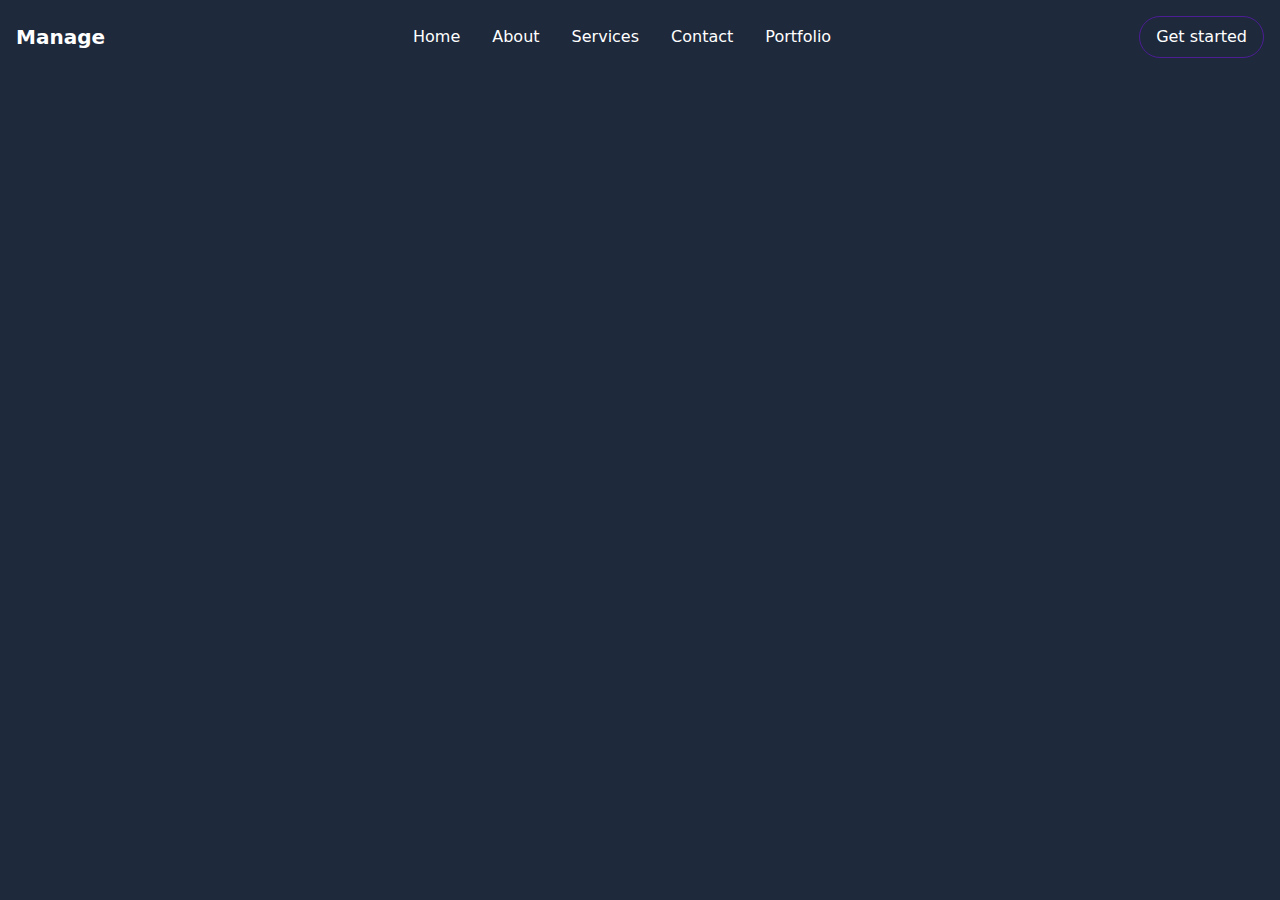
<file: index.html>
<!DOCTYPE html>
<html lang="en">
<head>
  <meta charset="UTF-8">
  <meta name="viewport" content="width=device-width, initial-scale=1.0">
  <title>Animated Hamburger Menu</title>
  <link rel="stylesheet" href="styles/style.css">
  
</head>
<body class="bg-gray-100 md:bg-slate-800">
  <nav class="p-4 bg-white shadow-md md:bg-transparent md:shadow-none">
    <div class="container flex items-center justify-between mx-auto">
      <div class="text-xl font-bold text-white">Manage</div>
      <div class="flex items-center justify-center gap-8 text-white text-md font-poppins">
        <h1>Home </h1>
        <h1>About </h1>
        <h1>Services </h1>
        <h1>Contact </h1>
        <h1>Portfolio</h1>
      </div>
      <a href="#" class="px-4 py-2 font-medium text-white border rounded-full font-poppins text-md border-violet-900">Get started</a>
      <div class="md:hidden">
        <div id="hamburger" class="space-y-2 cursor-pointer hamburger">
          <div class="rounded-lg bar1"></div>
          <div class="rounded-lg bar2"></div>
   
          
        </div>
      </div>
      <ul id="menu" class="fixed inset-0 flex flex-col items-center justify-center space-y-6 bg-violet-950 -z-50 menu">
        <li><a href="#" class="text-3xl font-semibold text-white md:text-black hover:text-gray-800">Home</a></li>
        <li><a href="#" class="text-3xl font-semibold text-white hover:text-gray-800">About</a></li>
        <li><a href="#" class="text-3xl font-semibold text-white hover:text-gray-800">Services</a></li>
        <li><a href="#" class="text-3xl font-semibold text-white hover:text-gray-800">Contact</a></li>
        
      </ul>
    </div>
  </nav>
  
  <script>
    document.getElementById('hamburger').addEventListener('click', function() {
      const menu = document.getElementById('menu');
      menu.classList.toggle('active');
      this.classList.toggle('active');
    });
  </script>
</body>
</html>
</file>
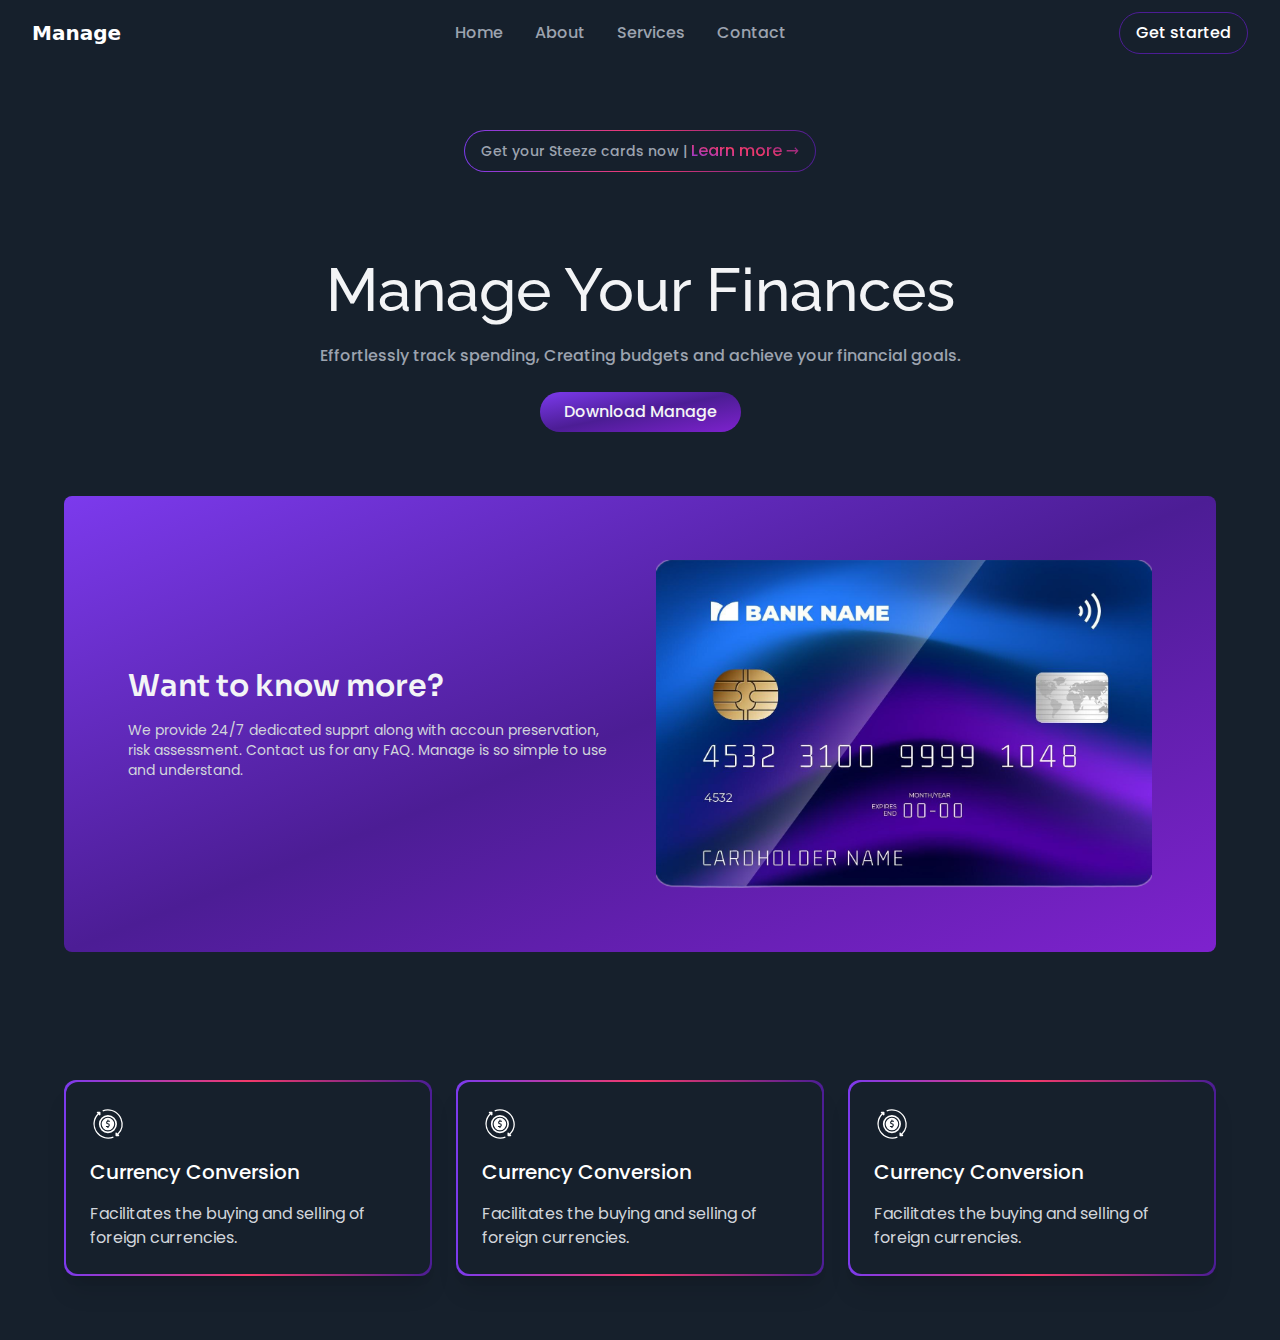
<file: public/index.html>
<!DOCTYPE html>
<html lang="en">
<head>
  <meta charset="UTF-8">
  <meta name="viewport" content="width=device-width, initial-scale=1.0">
  <title>Animated Hamburger Menu</title>
  <link rel="stylesheet" href="styles/style.css">
  <link rel="preconnect" href="https://fonts.googleapis.com">
    <link rel="preconnect" href="https://fonts.gstatic.com" crossorigin>
    <link href="https://fonts.googleapis.com/css2?family=Bebas+Neue&display=swap" rel="stylesheet">
    <link rel="preconnect" href="https://fonts.googleapis.com">
    <link rel="preconnect" href="https://fonts.gstatic.com" crossorigin>
    <link href="https://fonts.googleapis.com/css2?family=Archivo+Black&family=Exo+2:ital,wght@0,100..900;1,100..900&family=Montserrat+Alternates:ital,wght@0,100;0,200;0,300;0,400;0,500;0,600;0,700;0,800;0,900;1,100;1,200;1,300;1,400;1,500;1,600;1,700;1,800;1,900&family=Montserrat:ital,wght@0,100..900;1,100..900&family=Orbitron:wght@400..900&family=Oswald:wght@200..700&family=Poppins:ital,wght@0,100;0,200;0,300;0,400;0,500;0,600;0,700;0,800;0,900;1,100;1,200;1,300;1,400;1,500;1,600;1,700;1,800;1,900&family=Raleway:ital,wght@0,100..900;1,100..900&family=Roboto+Condensed:ital,wght@0,100..900;1,100..900&family=Russo+One&family=Sora:wght@100..800&family=Titillium+Web:ital,wght@0,200;0,300;0,400;0,600;0,700;0,900;1,200;1,300;1,400;1,600;1,700&family=Ubuntu+Condensed&display=swap" rel="stylesheet">
    <link rel="preconnect" href="https://fonts.googleapis.com">
   <link rel="preconnect" href="https://fonts.gstatic.com" crossorigin>
   <link href="https://fonts.googleapis.com/css2?family=Playfair+Display:ital,wght@0,400..900;1,400..900&display=swap" rel="stylesheet">
  
</head>
<body class="bg-twitter">
  <nav class="flex items-center justify-center px-8 py-3 bg-transparent md:bg-transparent">
    <div class="container flex items-center justify-between mx-auto -z-10">
      <div class="text-xl font-bold text-white">Manage</div>
      <div class="items-center justify-center hidden gap-8 text-white md:flex text-md font-poppins">
        <a href="#" class="font-medium text-gray-400 focus:text-gray-100 hover:text-gray-100 font-poppins">Home </a>
        <a href="#" class="font-medium text-gray-400 focus:text-gray-100 hover:text-gray-100 font-poppins">About </a>
        <a href="#" class="font-medium text-gray-400 focus:text-gray-100 hover:text-gray-100 font-poppins">Services </a>
        <a href="#" class="font-medium text-gray-400 focus:text-gray-100 hover:text-gray-100 font-poppins">Contact </a>
  
      </div>
      <a href="#" class="hidden px-4 py-2 font-medium text-white border rounded-full md:flex border-violet-900 font-poppins text-md hover:bg-gradient-to-br from-violet-600 via-violet-900 to-purple-700">Get started</a>
      <div class="md:hidden">
        <div id="hamburger" class="space-y-2 cursor-pointer hamburger">
          <div class="rounded-lg bar1"></div>
          <div class="rounded-lg bar2"></div>
   
          
        </div>
      </div>
      <ul id="menu" class="fixed inset-0 flex flex-col items-center justify-center space-y-6 bg-violet-950 menu">
        <li><a href="#" class="text-3xl font-semibold text-white md:text-black hover:text-gray-800">Home</a></li>
        <li><a href="#" class="text-3xl font-semibold text-white hover:text-gray-800">About</a></li>
        <li><a href="#" class="text-3xl font-semibold text-white hover:text-gray-800">Services</a></li>
        <li><a href="#" class="text-3xl font-semibold text-white hover:text-gray-800">Contact</a></li>
        
      </ul>
    </div>
  </nav>

        <section class="container flex-col items-center justify-center hidden gap-6 px-6 pt-16 mx-auto md:flex md:px-0">
                    <div class="flex items-center justify-center p-[1px] text-transparent rounded-full bg-gradient-to-r from-violet-600 via-rose to-violet-900 text-md font-poppins">
                      <div class="flex items-center justify-center gap-1 px-4 py-2 text-gray-400 rounded-full bg-twitter text-md">
                        <h1 class="text-sm font-medium font-poppins md:text-md ">Get your Steeze cards now |</h1>
                        <h1 class="font-medium text-transparent font-poppins bg-gradient-to-tr from-violet-600 via-rose to-violet-900 bg-clip-text"> Learn more 	&rarr;</h1>
                      </div>
                      

                    </div>

                    <div class="flex flex-col items-center justify-center gap-6 pt-16">
                          <h1 class="text-2xl font-medium text-gray-100 md:text-6xl font-raleway">Manage Your Finances </h1>
                          <p class="font-medium text-gray-400 text-md font-poppins">Effortlessly track spending, Creating budgets and achieve your financial goals.</p>
                          <a href="#" class="px-6 py-2 font-medium text-gray-100 rounded-full bg-gradient-to-br from-violet-600 via-violet-900 to-purple-700 font-poppins">Download Manage</a>
                    </div>
        </section>
        <section class="container flex flex-col items-center justify-center gap-6 p-6 mx-auto md:hidden md:px-0">
                    <div class="flex items-center justify-center p-[1px] text-transparent rounded-full bg-gradient-to-r from-violet-600 via-rose to-violet-900 text-md font-poppins">
                      <div class="flex items-center justify-center gap-1 px-4 py-2 text-gray-400 rounded-full bg-twitter text-md">
                        <h1 class="text-sm font-medium font-poppins md:text-md ">Get your cards now |</h1>
                        <h1 class="font-medium text-transparent font-poppins bg-gradient-to-tr from-violet-600 via-rose to-violet-900 bg-clip-text"> Learn more 	&rarr;</h1>
                      </div>
                      

                    </div>

                    <div class="flex flex-col items-center justify-center gap-6 p-6">
                          <h1 class="text-3xl font-medium text-center text-gray-100 md:text-6xl font-raleway">Manage Your Finances </h1>
                          <p class="font-medium text-center text-gray-400 text-md font-poppins">Effortlessly track spending, Creating budgets and achieve your financial goals.</p>
                          <a href="#" class="px-6 py-2 font-medium text-gray-100 rounded-full bg-gradient-to-br from-violet-600 via-violet-900 to-purple-700 font-poppins">Download Manage</a>
                    </div>
        </section>
        


        <section class="container grid p-6 mx-auto md:p-16 place-items-center ">
          <div class="grid w-full gap-8 p-10 rounded-lg md:p-16 md:grid-cols-2 place-items-center bg-opacity-40 bg-gradient-to-br from-violet-600 via-violet-900 to-purple-700">

                <div class="grid justify-start gap-4">
                      <h1 class="font-semibold text-gray-100 md:text-2xl lg:text-3xl font-sora">Want to know more?</h1>
                      <p class="text-gray-300 md:text-sm lg:text-md font-poppins">We provide 24/7 dedicated supprt along with accoun preservation, risk assessment. Contact us for any FAQ. Manage is so simple to use and understand.</p>
                </div>
                <div class="grid gap-4 place-items-center ">

                     <img src="styles/img/atmpin.png" alt="" >
                      
                      
                </div>

         </div>
        </section>


        <section class="container grid gap-6 p-6 mx-auto md:p-16 place-items-center conatiner md:grid-cols-2 lg:grid-cols-3">
          <div class="grid items-start justify-start gap-4 shadow-xl p-[2px] bg-gradient-to-r from-violet-600 via-rose to-violet-900 rounded-xl">
            <div class="grid items-start justify-start gap-4 p-6 bg-twitter rounded-xl">

              <svg fill="#ffffff" class="w-9" viewBox="0 0 512 512" xmlns="http://www.w3.org/2000/svg"><g id="SVGRepo_bgCarrier" stroke-width="0"></g><g id="SVGRepo_tracerCarrier" stroke-linecap="round" stroke-linejoin="round"></g><g id="SVGRepo_iconCarrier"> <g id="Economic_sustainability"> <path d="M255,168.08a89.22,89.22,0,1,0,89.21,89.22A89.32,89.32,0,0,0,255,168.08Zm29,56.29h-29a10.19,10.19,0,0,0,0,20.38h.28a26.21,26.21,0,0,1,26.19,26.18v2.56a26.22,26.22,0,0,1-18.47,25v16h-16v-14.8H227v-16h28.24a10.2,10.2,0,0,0,10.19-10.19v-2.56a10.2,10.2,0,0,0-10.19-10.18h-.28a26.19,26.19,0,0,1-8-51.13V194.71h16v13.66h21Z"></path> <path d="M255,128.42A128.88,128.88,0,1,0,383.84,257.3,128.88,128.88,0,0,0,255,128.42Zm0,234.09A105.22,105.22,0,1,1,360.17,257.3,105.34,105.34,0,0,1,255,362.51Z"></path> <path d="M404.15,404.18A210.8,210.8,0,0,0,450,180.41C407.9,72.21,285.61,18.43,177.4,60.54l6.53,16.78c99-38.51,210.79,10.66,249.3,109.62a192.77,192.77,0,0,1-42,204.68l-12.8-12.47a9.51,9.51,0,0,0-16.15,6.94l.48,33.89a9.51,9.51,0,0,0,9.62,9.37l33.89-.4a9.51,9.51,0,0,0,6.52-16.32Z"></path> <path d="M181.85,431a192.44,192.44,0,0,1-60-311l11.34,11a9.51,9.51,0,0,0,16.15-6.94l-.48-33.89a9.49,9.49,0,0,0-9.62-9.37l-33.89.4A9.51,9.51,0,0,0,98.8,97.58l10.13,9.87A210.53,210.53,0,0,0,335.69,451.07l-6.52-16.77A191.29,191.29,0,0,1,181.85,431Z"></path> </g> </g></svg>
              <h1 class="text-xl font-medium text-white font-poppins">Currency Conversion</h1>
              <p class="text-base text-gray-300 font-poppins">Facilitates the buying and selling of foreign currencies.</p>

           </div>
          </div>
          <!----Card2-->
          <div class="grid items-start justify-start gap-4 shadow-xl p-[2px] bg-gradient-to-r from-violet-600 via-rose to-violet-900 rounded-xl">
            <div class="grid items-start justify-start gap-4 p-6 bg-twitter rounded-xl">

              <svg fill="#ffffff" class="w-9" viewBox="0 0 512 512" xmlns="http://www.w3.org/2000/svg"><g id="SVGRepo_bgCarrier" stroke-width="0"></g><g id="SVGRepo_tracerCarrier" stroke-linecap="round" stroke-linejoin="round"></g><g id="SVGRepo_iconCarrier"> <g id="Economic_sustainability"> <path d="M255,168.08a89.22,89.22,0,1,0,89.21,89.22A89.32,89.32,0,0,0,255,168.08Zm29,56.29h-29a10.19,10.19,0,0,0,0,20.38h.28a26.21,26.21,0,0,1,26.19,26.18v2.56a26.22,26.22,0,0,1-18.47,25v16h-16v-14.8H227v-16h28.24a10.2,10.2,0,0,0,10.19-10.19v-2.56a10.2,10.2,0,0,0-10.19-10.18h-.28a26.19,26.19,0,0,1-8-51.13V194.71h16v13.66h21Z"></path> <path d="M255,128.42A128.88,128.88,0,1,0,383.84,257.3,128.88,128.88,0,0,0,255,128.42Zm0,234.09A105.22,105.22,0,1,1,360.17,257.3,105.34,105.34,0,0,1,255,362.51Z"></path> <path d="M404.15,404.18A210.8,210.8,0,0,0,450,180.41C407.9,72.21,285.61,18.43,177.4,60.54l6.53,16.78c99-38.51,210.79,10.66,249.3,109.62a192.77,192.77,0,0,1-42,204.68l-12.8-12.47a9.51,9.51,0,0,0-16.15,6.94l.48,33.89a9.51,9.51,0,0,0,9.62,9.37l33.89-.4a9.51,9.51,0,0,0,6.52-16.32Z"></path> <path d="M181.85,431a192.44,192.44,0,0,1-60-311l11.34,11a9.51,9.51,0,0,0,16.15-6.94l-.48-33.89a9.49,9.49,0,0,0-9.62-9.37l-33.89.4A9.51,9.51,0,0,0,98.8,97.58l10.13,9.87A210.53,210.53,0,0,0,335.69,451.07l-6.52-16.77A191.29,191.29,0,0,1,181.85,431Z"></path> </g> </g></svg>
              <h1 class="text-xl font-medium text-white font-poppins">Currency Conversion</h1>
              <p class="text-base text-gray-300 font-poppins">Facilitates the buying and selling of foreign currencies.</p>

           </div>
          </div>
              <!----Card 3-->
          <div class="grid items-start justify-start gap-4 shadow-xl p-[2px] bg-gradient-to-r from-violet-600 via-rose to-violet-900 rounded-xl">
            <div class="grid items-start justify-start gap-4 p-6 bg-twitter rounded-xl">

              <svg fill="#ffffff" class="w-9" viewBox="0 0 512 512" xmlns="http://www.w3.org/2000/svg"><g id="SVGRepo_bgCarrier" stroke-width="0"></g><g id="SVGRepo_tracerCarrier" stroke-linecap="round" stroke-linejoin="round"></g><g id="SVGRepo_iconCarrier"> <g id="Economic_sustainability"> <path d="M255,168.08a89.22,89.22,0,1,0,89.21,89.22A89.32,89.32,0,0,0,255,168.08Zm29,56.29h-29a10.19,10.19,0,0,0,0,20.38h.28a26.21,26.21,0,0,1,26.19,26.18v2.56a26.22,26.22,0,0,1-18.47,25v16h-16v-14.8H227v-16h28.24a10.2,10.2,0,0,0,10.19-10.19v-2.56a10.2,10.2,0,0,0-10.19-10.18h-.28a26.19,26.19,0,0,1-8-51.13V194.71h16v13.66h21Z"></path> <path d="M255,128.42A128.88,128.88,0,1,0,383.84,257.3,128.88,128.88,0,0,0,255,128.42Zm0,234.09A105.22,105.22,0,1,1,360.17,257.3,105.34,105.34,0,0,1,255,362.51Z"></path> <path d="M404.15,404.18A210.8,210.8,0,0,0,450,180.41C407.9,72.21,285.61,18.43,177.4,60.54l6.53,16.78c99-38.51,210.79,10.66,249.3,109.62a192.77,192.77,0,0,1-42,204.68l-12.8-12.47a9.51,9.51,0,0,0-16.15,6.94l.48,33.89a9.51,9.51,0,0,0,9.62,9.37l33.89-.4a9.51,9.51,0,0,0,6.52-16.32Z"></path> <path d="M181.85,431a192.44,192.44,0,0,1-60-311l11.34,11a9.51,9.51,0,0,0,16.15-6.94l-.48-33.89a9.49,9.49,0,0,0-9.62-9.37l-33.89.4A9.51,9.51,0,0,0,98.8,97.58l10.13,9.87A210.53,210.53,0,0,0,335.69,451.07l-6.52-16.77A191.29,191.29,0,0,1,181.85,431Z"></path> </g> </g></svg>
              <h1 class="text-xl font-medium text-white font-poppins">Currency Conversion</h1>
              <p class="text-base text-gray-300 font-poppins">Facilitates the buying and selling of foreign currencies.</p>

           </div>
          </div>
          
          
          
          
</section>
  
  <script>
    document.getElementById('hamburger').addEventListener('click', function() {
      const menu = document.getElementById('menu');
      menu.classList.toggle('active');
      this.classList.toggle('active');
    });
  </script>
</body>
</html>
</file>
<file: styles/style.css>
/*
! tailwindcss v3.4.4 | MIT License | https://tailwindcss.com
*//*
1. Prevent padding and border from affecting element width. (https://github.com/mozdevs/cssremedy/issues/4)
2. Allow adding a border to an element by just adding a border-width. (https://github.com/tailwindcss/tailwindcss/pull/116)
*/

*,
::before,
::after {
  box-sizing: border-box; /* 1 */
  border-width: 0; /* 2 */
  border-style: solid; /* 2 */
  border-color: #e5e7eb; /* 2 */
}

::before,
::after {
  --tw-content: '';
}

/*
1. Use a consistent sensible line-height in all browsers.
2. Prevent adjustments of font size after orientation changes in iOS.
3. Use a more readable tab size.
4. Use the user's configured `sans` font-family by default.
5. Use the user's configured `sans` font-feature-settings by default.
6. Use the user's configured `sans` font-variation-settings by default.
7. Disable tap highlights on iOS
*/

html,
:host {
  line-height: 1.5; /* 1 */
  -webkit-text-size-adjust: 100%; /* 2 */
  -moz-tab-size: 4; /* 3 */
  -o-tab-size: 4;
     tab-size: 4; /* 3 */
  font-family: ui-sans-serif, system-ui, sans-serif, "Apple Color Emoji", "Segoe UI Emoji", "Segoe UI Symbol", "Noto Color Emoji"; /* 4 */
  font-feature-settings: normal; /* 5 */
  font-variation-settings: normal; /* 6 */
  -webkit-tap-highlight-color: transparent; /* 7 */
}

/*
1. Remove the margin in all browsers.
2. Inherit line-height from `html` so users can set them as a class directly on the `html` element.
*/

body {
  margin: 0; /* 1 */
  line-height: inherit; /* 2 */
}

/*
1. Add the correct height in Firefox.
2. Correct the inheritance of border color in Firefox. (https://bugzilla.mozilla.org/show_bug.cgi?id=190655)
3. Ensure horizontal rules are visible by default.
*/

hr {
  height: 0; /* 1 */
  color: inherit; /* 2 */
  border-top-width: 1px; /* 3 */
}

/*
Add the correct text decoration in Chrome, Edge, and Safari.
*/

abbr:where([title]) {
  -webkit-text-decoration: underline dotted;
          text-decoration: underline dotted;
}

/*
Remove the default font size and weight for headings.
*/

h1,
h2,
h3,
h4,
h5,
h6 {
  font-size: inherit;
  font-weight: inherit;
}

/*
Reset links to optimize for opt-in styling instead of opt-out.
*/

a {
  color: inherit;
  text-decoration: inherit;
}

/*
Add the correct font weight in Edge and Safari.
*/

b,
strong {
  font-weight: bolder;
}

/*
1. Use the user's configured `mono` font-family by default.
2. Use the user's configured `mono` font-feature-settings by default.
3. Use the user's configured `mono` font-variation-settings by default.
4. Correct the odd `em` font sizing in all browsers.
*/

code,
kbd,
samp,
pre {
  font-family: ui-monospace, SFMono-Regular, Menlo, Monaco, Consolas, "Liberation Mono", "Courier New", monospace; /* 1 */
  font-feature-settings: normal; /* 2 */
  font-variation-settings: normal; /* 3 */
  font-size: 1em; /* 4 */
}

/*
Add the correct font size in all browsers.
*/

small {
  font-size: 80%;
}

/*
Prevent `sub` and `sup` elements from affecting the line height in all browsers.
*/

sub,
sup {
  font-size: 75%;
  line-height: 0;
  position: relative;
  vertical-align: baseline;
}

sub {
  bottom: -0.25em;
}

sup {
  top: -0.5em;
}

/*
1. Remove text indentation from table contents in Chrome and Safari. (https://bugs.chromium.org/p/chromium/issues/detail?id=999088, https://bugs.webkit.org/show_bug.cgi?id=201297)
2. Correct table border color inheritance in all Chrome and Safari. (https://bugs.chromium.org/p/chromium/issues/detail?id=935729, https://bugs.webkit.org/show_bug.cgi?id=195016)
3. Remove gaps between table borders by default.
*/

table {
  text-indent: 0; /* 1 */
  border-color: inherit; /* 2 */
  border-collapse: collapse; /* 3 */
}

/*
1. Change the font styles in all browsers.
2. Remove the margin in Firefox and Safari.
3. Remove default padding in all browsers.
*/

button,
input,
optgroup,
select,
textarea {
  font-family: inherit; /* 1 */
  font-feature-settings: inherit; /* 1 */
  font-variation-settings: inherit; /* 1 */
  font-size: 100%; /* 1 */
  font-weight: inherit; /* 1 */
  line-height: inherit; /* 1 */
  letter-spacing: inherit; /* 1 */
  color: inherit; /* 1 */
  margin: 0; /* 2 */
  padding: 0; /* 3 */
}

/*
Remove the inheritance of text transform in Edge and Firefox.
*/

button,
select {
  text-transform: none;
}

/*
1. Correct the inability to style clickable types in iOS and Safari.
2. Remove default button styles.
*/

button,
input:where([type='button']),
input:where([type='reset']),
input:where([type='submit']) {
  -webkit-appearance: button; /* 1 */
  background-color: transparent; /* 2 */
  background-image: none; /* 2 */
}

/*
Use the modern Firefox focus style for all focusable elements.
*/

:-moz-focusring {
  outline: auto;
}

/*
Remove the additional `:invalid` styles in Firefox. (https://github.com/mozilla/gecko-dev/blob/2f9eacd9d3d995c937b4251a5557d95d494c9be1/layout/style/res/forms.css#L728-L737)
*/

:-moz-ui-invalid {
  box-shadow: none;
}

/*
Add the correct vertical alignment in Chrome and Firefox.
*/

progress {
  vertical-align: baseline;
}

/*
Correct the cursor style of increment and decrement buttons in Safari.
*/

::-webkit-inner-spin-button,
::-webkit-outer-spin-button {
  height: auto;
}

/*
1. Correct the odd appearance in Chrome and Safari.
2. Correct the outline style in Safari.
*/

[type='search'] {
  -webkit-appearance: textfield; /* 1 */
  outline-offset: -2px; /* 2 */
}

/*
Remove the inner padding in Chrome and Safari on macOS.
*/

::-webkit-search-decoration {
  -webkit-appearance: none;
}

/*
1. Correct the inability to style clickable types in iOS and Safari.
2. Change font properties to `inherit` in Safari.
*/

::-webkit-file-upload-button {
  -webkit-appearance: button; /* 1 */
  font: inherit; /* 2 */
}

/*
Add the correct display in Chrome and Safari.
*/

summary {
  display: list-item;
}

/*
Removes the default spacing and border for appropriate elements.
*/

blockquote,
dl,
dd,
h1,
h2,
h3,
h4,
h5,
h6,
hr,
figure,
p,
pre {
  margin: 0;
}

fieldset {
  margin: 0;
  padding: 0;
}

legend {
  padding: 0;
}

ol,
ul,
menu {
  list-style: none;
  margin: 0;
  padding: 0;
}

/*
Reset default styling for dialogs.
*/
dialog {
  padding: 0;
}

/*
Prevent resizing textareas horizontally by default.
*/

textarea {
  resize: vertical;
}

/*
1. Reset the default placeholder opacity in Firefox. (https://github.com/tailwindlabs/tailwindcss/issues/3300)
2. Set the default placeholder color to the user's configured gray 400 color.
*/

input::-moz-placeholder, textarea::-moz-placeholder {
  opacity: 1; /* 1 */
  color: #9ca3af; /* 2 */
}

input::placeholder,
textarea::placeholder {
  opacity: 1; /* 1 */
  color: #9ca3af; /* 2 */
}

/*
Set the default cursor for buttons.
*/

button,
[role="button"] {
  cursor: pointer;
}

/*
Make sure disabled buttons don't get the pointer cursor.
*/
:disabled {
  cursor: default;
}

/*
1. Make replaced elements `display: block` by default. (https://github.com/mozdevs/cssremedy/issues/14)
2. Add `vertical-align: middle` to align replaced elements more sensibly by default. (https://github.com/jensimmons/cssremedy/issues/14#issuecomment-634934210)
   This can trigger a poorly considered lint error in some tools but is included by design.
*/

img,
svg,
video,
canvas,
audio,
iframe,
embed,
object {
  display: block; /* 1 */
  vertical-align: middle; /* 2 */
}

/*
Constrain images and videos to the parent width and preserve their intrinsic aspect ratio. (https://github.com/mozdevs/cssremedy/issues/14)
*/

img,
video {
  max-width: 100%;
  height: auto;
}

/* Make elements with the HTML hidden attribute stay hidden by default */
[hidden] {
  display: none;
}

*, ::before, ::after {
  --tw-border-spacing-x: 0;
  --tw-border-spacing-y: 0;
  --tw-translate-x: 0;
  --tw-translate-y: 0;
  --tw-rotate: 0;
  --tw-skew-x: 0;
  --tw-skew-y: 0;
  --tw-scale-x: 1;
  --tw-scale-y: 1;
  --tw-pan-x:  ;
  --tw-pan-y:  ;
  --tw-pinch-zoom:  ;
  --tw-scroll-snap-strictness: proximity;
  --tw-gradient-from-position:  ;
  --tw-gradient-via-position:  ;
  --tw-gradient-to-position:  ;
  --tw-ordinal:  ;
  --tw-slashed-zero:  ;
  --tw-numeric-figure:  ;
  --tw-numeric-spacing:  ;
  --tw-numeric-fraction:  ;
  --tw-ring-inset:  ;
  --tw-ring-offset-width: 0px;
  --tw-ring-offset-color: #fff;
  --tw-ring-color: rgb(59 130 246 / 0.5);
  --tw-ring-offset-shadow: 0 0 #0000;
  --tw-ring-shadow: 0 0 #0000;
  --tw-shadow: 0 0 #0000;
  --tw-shadow-colored: 0 0 #0000;
  --tw-blur:  ;
  --tw-brightness:  ;
  --tw-contrast:  ;
  --tw-grayscale:  ;
  --tw-hue-rotate:  ;
  --tw-invert:  ;
  --tw-saturate:  ;
  --tw-sepia:  ;
  --tw-drop-shadow:  ;
  --tw-backdrop-blur:  ;
  --tw-backdrop-brightness:  ;
  --tw-backdrop-contrast:  ;
  --tw-backdrop-grayscale:  ;
  --tw-backdrop-hue-rotate:  ;
  --tw-backdrop-invert:  ;
  --tw-backdrop-opacity:  ;
  --tw-backdrop-saturate:  ;
  --tw-backdrop-sepia:  ;
  --tw-contain-size:  ;
  --tw-contain-layout:  ;
  --tw-contain-paint:  ;
  --tw-contain-style:  ;
}

::backdrop {
  --tw-border-spacing-x: 0;
  --tw-border-spacing-y: 0;
  --tw-translate-x: 0;
  --tw-translate-y: 0;
  --tw-rotate: 0;
  --tw-skew-x: 0;
  --tw-skew-y: 0;
  --tw-scale-x: 1;
  --tw-scale-y: 1;
  --tw-pan-x:  ;
  --tw-pan-y:  ;
  --tw-pinch-zoom:  ;
  --tw-scroll-snap-strictness: proximity;
  --tw-gradient-from-position:  ;
  --tw-gradient-via-position:  ;
  --tw-gradient-to-position:  ;
  --tw-ordinal:  ;
  --tw-slashed-zero:  ;
  --tw-numeric-figure:  ;
  --tw-numeric-spacing:  ;
  --tw-numeric-fraction:  ;
  --tw-ring-inset:  ;
  --tw-ring-offset-width: 0px;
  --tw-ring-offset-color: #fff;
  --tw-ring-color: rgb(59 130 246 / 0.5);
  --tw-ring-offset-shadow: 0 0 #0000;
  --tw-ring-shadow: 0 0 #0000;
  --tw-shadow: 0 0 #0000;
  --tw-shadow-colored: 0 0 #0000;
  --tw-blur:  ;
  --tw-brightness:  ;
  --tw-contrast:  ;
  --tw-grayscale:  ;
  --tw-hue-rotate:  ;
  --tw-invert:  ;
  --tw-saturate:  ;
  --tw-sepia:  ;
  --tw-drop-shadow:  ;
  --tw-backdrop-blur:  ;
  --tw-backdrop-brightness:  ;
  --tw-backdrop-contrast:  ;
  --tw-backdrop-grayscale:  ;
  --tw-backdrop-hue-rotate:  ;
  --tw-backdrop-invert:  ;
  --tw-backdrop-opacity:  ;
  --tw-backdrop-saturate:  ;
  --tw-backdrop-sepia:  ;
  --tw-contain-size:  ;
  --tw-contain-layout:  ;
  --tw-contain-paint:  ;
  --tw-contain-style:  ;
}
.container {
  width: 100%;
}
@media (min-width: 640px) {

  .container {
    max-width: 640px;
  }
}
@media (min-width: 768px) {

  .container {
    max-width: 768px;
  }
}
@media (min-width: 1024px) {

  .container {
    max-width: 1024px;
  }
}
@media (min-width: 1280px) {

  .container {
    max-width: 1280px;
  }
}
@media (min-width: 1536px) {

  .container {
    max-width: 1536px;
  }
}
.fixed {
  position: fixed;
}
.relative {
  position: relative;
}
.inset-0 {
  inset: 0px;
}
.-z-50 {
  z-index: -50;
}
.z-50 {
  z-index: 50;
}
.m-6 {
  margin: 1.5rem;
}
.mx-3 {
  margin-left: 0.75rem;
  margin-right: 0.75rem;
}
.mx-6 {
  margin-left: 1.5rem;
  margin-right: 1.5rem;
}
.mx-auto {
  margin-left: auto;
  margin-right: auto;
}
.my-3 {
  margin-top: 0.75rem;
  margin-bottom: 0.75rem;
}
.mb-2 {
  margin-bottom: 0.5rem;
}
.mr-2 {
  margin-right: 0.5rem;
}
.mt-10 {
  margin-top: 2.5rem;
}
.mt-2 {
  margin-top: 0.5rem;
}
.mt-4 {
  margin-top: 1rem;
}
.mt-6 {
  margin-top: 1.5rem;
}
.block {
  display: block;
}
.inline-block {
  display: inline-block;
}
.inline {
  display: inline;
}
.flex {
  display: flex;
}
.inline-flex {
  display: inline-flex;
}
.grid {
  display: grid;
}
.hidden {
  display: none;
}
.h-44 {
  height: 11rem;
}
.h-8 {
  height: 2rem;
}
.w-12 {
  width: 3rem;
}
.w-16 {
  width: 4rem;
}
.w-3\/4 {
  width: 75%;
}
.w-6 {
  width: 1.5rem;
}
.w-7 {
  width: 1.75rem;
}
.w-72 {
  width: 18rem;
}
.w-8 {
  width: 2rem;
}
.w-9 {
  width: 2.25rem;
}
.w-full {
  width: 100%;
}
.max-w-sm {
  max-width: 24rem;
}
.grow {
  flex-grow: 1;
}
.transform {
  transform: translate(var(--tw-translate-x), var(--tw-translate-y)) rotate(var(--tw-rotate)) skewX(var(--tw-skew-x)) skewY(var(--tw-skew-y)) scaleX(var(--tw-scale-x)) scaleY(var(--tw-scale-y));
}
.cursor-pointer {
  cursor: pointer;
}
.snap-start {
  scroll-snap-align: start;
}
.appearance-none {
  -webkit-appearance: none;
     -moz-appearance: none;
          appearance: none;
}
.grid-flow-row {
  grid-auto-flow: row;
}
.grid-rows-3 {
  grid-template-rows: repeat(3, minmax(0, 1fr));
}
.flex-row-reverse {
  flex-direction: row-reverse;
}
.flex-col {
  flex-direction: column;
}
.flex-col-reverse {
  flex-direction: column-reverse;
}
.place-items-center {
  place-items: center;
}
.items-start {
  align-items: flex-start;
}
.items-center {
  align-items: center;
}
.justify-start {
  justify-content: flex-start;
}
.justify-end {
  justify-content: flex-end;
}
.justify-center {
  justify-content: center;
}
.justify-between {
  justify-content: space-between;
}
.gap-1 {
  gap: 0.25rem;
}
.gap-12 {
  gap: 3rem;
}
.gap-2 {
  gap: 0.5rem;
}
.gap-3 {
  gap: 0.75rem;
}
.gap-4 {
  gap: 1rem;
}
.gap-6 {
  gap: 1.5rem;
}
.gap-8 {
  gap: 2rem;
}
.space-y-2 > :not([hidden]) ~ :not([hidden]) {
  --tw-space-y-reverse: 0;
  margin-top: calc(0.5rem * calc(1 - var(--tw-space-y-reverse)));
  margin-bottom: calc(0.5rem * var(--tw-space-y-reverse));
}
.space-y-6 > :not([hidden]) ~ :not([hidden]) {
  --tw-space-y-reverse: 0;
  margin-top: calc(1.5rem * calc(1 - var(--tw-space-y-reverse)));
  margin-bottom: calc(1.5rem * var(--tw-space-y-reverse));
}
.overflow-hidden {
  overflow: hidden;
}
.scroll-smooth {
  scroll-behavior: smooth;
}
.text-wrap {
  text-wrap: wrap;
}
.rounded {
  border-radius: 0.25rem;
}
.rounded-2xl {
  border-radius: 1rem;
}
.rounded-3xl {
  border-radius: 1.5rem;
}
.rounded-full {
  border-radius: 9999px;
}
.rounded-lg {
  border-radius: 0.5rem;
}
.rounded-md {
  border-radius: 0.375rem;
}
.rounded-xl {
  border-radius: 0.75rem;
}
.rounded-bl-3xl {
  border-bottom-left-radius: 1.5rem;
}
.rounded-br-3xl {
  border-bottom-right-radius: 1.5rem;
}
.rounded-tl-3xl {
  border-top-left-radius: 1.5rem;
}
.rounded-tr-3xl {
  border-top-right-radius: 1.5rem;
}
.border {
  border-width: 1px;
}
.border-2 {
  border-width: 2px;
}
.border-b {
  border-bottom-width: 1px;
}
.border-b-\[1\.5px\] {
  border-bottom-width: 1.5px;
}
.border-none {
  border-style: none;
}
.border-green-600 {
  --tw-border-opacity: 1;
  border-color: rgb(22 163 74 / var(--tw-border-opacity));
}
.border-violet-900 {
  --tw-border-opacity: 1;
  border-color: rgb(76 29 149 / var(--tw-border-opacity));
}
.bg-black {
  --tw-bg-opacity: 1;
  background-color: rgb(0 0 0 / var(--tw-bg-opacity));
}
.bg-blue-600 {
  --tw-bg-opacity: 1;
  background-color: rgb(37 99 235 / var(--tw-bg-opacity));
}
.bg-blue-700 {
  --tw-bg-opacity: 1;
  background-color: rgb(29 78 216 / var(--tw-bg-opacity));
}
.bg-blue-900 {
  --tw-bg-opacity: 1;
  background-color: rgb(30 58 138 / var(--tw-bg-opacity));
}
.bg-gray-100 {
  --tw-bg-opacity: 1;
  background-color: rgb(243 244 246 / var(--tw-bg-opacity));
}
.bg-gray-200 {
  --tw-bg-opacity: 1;
  background-color: rgb(229 231 235 / var(--tw-bg-opacity));
}
.bg-gray-900 {
  --tw-bg-opacity: 1;
  background-color: rgb(17 24 39 / var(--tw-bg-opacity));
}
.bg-green-800 {
  --tw-bg-opacity: 1;
  background-color: rgb(22 101 52 / var(--tw-bg-opacity));
}
.bg-green-950 {
  --tw-bg-opacity: 1;
  background-color: rgb(5 46 22 / var(--tw-bg-opacity));
}
.bg-lightyellow {
  --tw-bg-opacity: 1;
  background-color: rgb(249 224 118 / var(--tw-bg-opacity));
}
.bg-rose {
  --tw-bg-opacity: 1;
  background-color: rgb(243 58 106 / var(--tw-bg-opacity));
}
.bg-slate-200 {
  --tw-bg-opacity: 1;
  background-color: rgb(226 232 240 / var(--tw-bg-opacity));
}
.bg-transparent {
  background-color: transparent;
}
.bg-violet-950 {
  --tw-bg-opacity: 1;
  background-color: rgb(46 16 101 / var(--tw-bg-opacity));
}
.bg-white {
  --tw-bg-opacity: 1;
  background-color: rgb(255 255 255 / var(--tw-bg-opacity));
}
.bg-gradient-to-b {
  background-image: linear-gradient(to bottom, var(--tw-gradient-stops));
}
.from-gray-800 {
  --tw-gradient-from: #1f2937 var(--tw-gradient-from-position);
  --tw-gradient-to: rgb(31 41 55 / 0) var(--tw-gradient-to-position);
  --tw-gradient-stops: var(--tw-gradient-from), var(--tw-gradient-to);
}
.from-green-800 {
  --tw-gradient-from: #166534 var(--tw-gradient-from-position);
  --tw-gradient-to: rgb(22 101 52 / 0) var(--tw-gradient-to-position);
  --tw-gradient-stops: var(--tw-gradient-from), var(--tw-gradient-to);
}
.to-gray-950 {
  --tw-gradient-to: #030712 var(--tw-gradient-to-position);
}
.to-green-500 {
  --tw-gradient-to: #22c55e var(--tw-gradient-to-position);
}
.p-2 {
  padding: 0.5rem;
}
.p-3 {
  padding: 0.75rem;
}
.p-4 {
  padding: 1rem;
}
.p-6 {
  padding: 1.5rem;
}
.px-10 {
  padding-left: 2.5rem;
  padding-right: 2.5rem;
}
.px-3 {
  padding-left: 0.75rem;
  padding-right: 0.75rem;
}
.px-4 {
  padding-left: 1rem;
  padding-right: 1rem;
}
.px-5 {
  padding-left: 1.25rem;
  padding-right: 1.25rem;
}
.px-6 {
  padding-left: 1.5rem;
  padding-right: 1.5rem;
}
.px-8 {
  padding-left: 2rem;
  padding-right: 2rem;
}
.py-1 {
  padding-top: 0.25rem;
  padding-bottom: 0.25rem;
}
.py-10 {
  padding-top: 2.5rem;
  padding-bottom: 2.5rem;
}
.py-2 {
  padding-top: 0.5rem;
  padding-bottom: 0.5rem;
}
.py-3 {
  padding-top: 0.75rem;
  padding-bottom: 0.75rem;
}
.py-4 {
  padding-top: 1rem;
  padding-bottom: 1rem;
}
.py-\[5px\] {
  padding-top: 5px;
  padding-bottom: 5px;
}
.pb-10 {
  padding-bottom: 2.5rem;
}
.pb-2 {
  padding-bottom: 0.5rem;
}
.pb-40 {
  padding-bottom: 10rem;
}
.pl-6 {
  padding-left: 1.5rem;
}
.pr-10 {
  padding-right: 2.5rem;
}
.pr-4 {
  padding-right: 1rem;
}
.pt-4 {
  padding-top: 1rem;
}
.pt-40 {
  padding-top: 10rem;
}
.text-left {
  text-align: left;
}
.text-center {
  text-align: center;
}
.font-cedarville-cursive {
  font-family: Cedarville Cursive, cursive;
}
.font-orbitron {
  font-family: "Orbitron", ui-sans-serif, system-ui, sans-serif, "Apple Color Emoji", "Segoe UI Emoji", "Segoe UI Symbol", "Noto Color Emoji";
}
.font-playfair {
  font-family: Playfair Display, serif;
}
.font-poppins {
  font-family: "Poppins", ui-sans-serif, system-ui, sans-serif, "Apple Color Emoji", "Segoe UI Emoji", "Segoe UI Symbol", "Noto Color Emoji";
}
.font-sora {
  font-family: "Sora", ui-sans-serif, system-ui, sans-serif, "Apple Color Emoji", "Segoe UI Emoji", "Segoe UI Symbol", "Noto Color Emoji";
}
.text-2xl {
  font-size: 1.5rem;
  line-height: 2rem;
}
.text-3xl {
  font-size: 1.875rem;
  line-height: 2.25rem;
}
.text-base {
  font-size: 1rem;
  line-height: 1.5rem;
}
.text-lg {
  font-size: 1.125rem;
  line-height: 1.75rem;
}
.text-sm {
  font-size: 0.875rem;
  line-height: 1.25rem;
}
.text-xl {
  font-size: 1.25rem;
  line-height: 1.75rem;
}
.font-bold {
  font-weight: 700;
}
.font-medium {
  font-weight: 500;
}
.font-semibold {
  font-weight: 600;
}
.tracking-wider {
  letter-spacing: 0.05em;
}
.text-black {
  --tw-text-opacity: 1;
  color: rgb(0 0 0 / var(--tw-text-opacity));
}
.text-blue-600 {
  --tw-text-opacity: 1;
  color: rgb(37 99 235 / var(--tw-text-opacity));
}
.text-blue-900 {
  --tw-text-opacity: 1;
  color: rgb(30 58 138 / var(--tw-text-opacity));
}
.text-gray-300 {
  --tw-text-opacity: 1;
  color: rgb(209 213 219 / var(--tw-text-opacity));
}
.text-gray-400 {
  --tw-text-opacity: 1;
  color: rgb(156 163 175 / var(--tw-text-opacity));
}
.text-gray-500 {
  --tw-text-opacity: 1;
  color: rgb(107 114 128 / var(--tw-text-opacity));
}
.text-gray-600 {
  --tw-text-opacity: 1;
  color: rgb(75 85 99 / var(--tw-text-opacity));
}
.text-gray-700 {
  --tw-text-opacity: 1;
  color: rgb(55 65 81 / var(--tw-text-opacity));
}
.text-green-800 {
  --tw-text-opacity: 1;
  color: rgb(22 101 52 / var(--tw-text-opacity));
}
.text-green-900 {
  --tw-text-opacity: 1;
  color: rgb(20 83 45 / var(--tw-text-opacity));
}
.text-white {
  --tw-text-opacity: 1;
  color: rgb(255 255 255 / var(--tw-text-opacity));
}
.placeholder-rose::-moz-placeholder {
  --tw-placeholder-opacity: 1;
  color: rgb(243 58 106 / var(--tw-placeholder-opacity));
}
.placeholder-rose::placeholder {
  --tw-placeholder-opacity: 1;
  color: rgb(243 58 106 / var(--tw-placeholder-opacity));
}
.shadow-lg {
  --tw-shadow: 0 10px 15px -3px rgb(0 0 0 / 0.1), 0 4px 6px -4px rgb(0 0 0 / 0.1);
  --tw-shadow-colored: 0 10px 15px -3px var(--tw-shadow-color), 0 4px 6px -4px var(--tw-shadow-color);
  box-shadow: var(--tw-ring-offset-shadow, 0 0 #0000), var(--tw-ring-shadow, 0 0 #0000), var(--tw-shadow);
}
.shadow-md {
  --tw-shadow: 0 4px 6px -1px rgb(0 0 0 / 0.1), 0 2px 4px -2px rgb(0 0 0 / 0.1);
  --tw-shadow-colored: 0 4px 6px -1px var(--tw-shadow-color), 0 2px 4px -2px var(--tw-shadow-color);
  box-shadow: var(--tw-ring-offset-shadow, 0 0 #0000), var(--tw-ring-shadow, 0 0 #0000), var(--tw-shadow);
}
.shadow-xl {
  --tw-shadow: 0 20px 25px -5px rgb(0 0 0 / 0.1), 0 8px 10px -6px rgb(0 0 0 / 0.1);
  --tw-shadow-colored: 0 20px 25px -5px var(--tw-shadow-color), 0 8px 10px -6px var(--tw-shadow-color);
  box-shadow: var(--tw-ring-offset-shadow, 0 0 #0000), var(--tw-ring-shadow, 0 0 #0000), var(--tw-shadow);
}
.outline-none {
  outline: 2px solid transparent;
  outline-offset: 2px;
}
.transition {
  transition-property: color, background-color, border-color, text-decoration-color, fill, stroke, opacity, box-shadow, transform, filter, -webkit-backdrop-filter;
  transition-property: color, background-color, border-color, text-decoration-color, fill, stroke, opacity, box-shadow, transform, filter, backdrop-filter;
  transition-property: color, background-color, border-color, text-decoration-color, fill, stroke, opacity, box-shadow, transform, filter, backdrop-filter, -webkit-backdrop-filter;
  transition-timing-function: cubic-bezier(0.4, 0, 0.2, 1);
  transition-duration: 150ms;
}
.delay-75 {
  transition-delay: 75ms;
}
.duration-200 {
  transition-duration: 200ms;
}
.duration-300 {
  transition-duration: 300ms;
}
.duration-500 {
  transition-duration: 500ms;
}

/* Custom Styles for the Hamburger Menu */
.hamburger .bar1, .hamburger .bar2{
  width: 35px;
  height: 5px;
  background-color: #4A5568;
  transition: all 0.4s ease-in-out;
}

.hamburger.active .bar1 {
  transform: rotate(45deg) translate(5px, 3px);
}



.hamburger.active .bar2 {
  transform: rotate(-45deg) translate(5px, -3px);
}

/* Menu Slide Effect */
#menu {
  transition: transform 0.4s ease-in-out;
  transform: translateX(-100%);
}

#menu.active {
  transform: translateX(0);
}

.hover\:-translate-y-2:hover {
  --tw-translate-y: -0.5rem;
  transform: translate(var(--tw-translate-x), var(--tw-translate-y)) rotate(var(--tw-rotate)) skewX(var(--tw-skew-x)) skewY(var(--tw-skew-y)) scaleX(var(--tw-scale-x)) scaleY(var(--tw-scale-y));
}

.hover\:border-gray-500:hover {
  --tw-border-opacity: 1;
  border-color: rgb(107 114 128 / var(--tw-border-opacity));
}

.hover\:bg-black:hover {
  --tw-bg-opacity: 1;
  background-color: rgb(0 0 0 / var(--tw-bg-opacity));
}

.hover\:bg-gray-500:hover {
  --tw-bg-opacity: 1;
  background-color: rgb(107 114 128 / var(--tw-bg-opacity));
}

.hover\:bg-transparent:hover {
  background-color: transparent;
}

.hover\:bg-white:hover {
  --tw-bg-opacity: 1;
  background-color: rgb(255 255 255 / var(--tw-bg-opacity));
}

.hover\:text-black:hover {
  --tw-text-opacity: 1;
  color: rgb(0 0 0 / var(--tw-text-opacity));
}

.hover\:text-blue-300:hover {
  --tw-text-opacity: 1;
  color: rgb(147 197 253 / var(--tw-text-opacity));
}

.hover\:text-gray-500:hover {
  --tw-text-opacity: 1;
  color: rgb(107 114 128 / var(--tw-text-opacity));
}

.hover\:text-gray-800:hover {
  --tw-text-opacity: 1;
  color: rgb(31 41 55 / var(--tw-text-opacity));
}

.hover\:text-rose:hover {
  --tw-text-opacity: 1;
  color: rgb(243 58 106 / var(--tw-text-opacity));
}

.hover\:ring-2:hover {
  --tw-ring-offset-shadow: var(--tw-ring-inset) 0 0 0 var(--tw-ring-offset-width) var(--tw-ring-offset-color);
  --tw-ring-shadow: var(--tw-ring-inset) 0 0 0 calc(2px + var(--tw-ring-offset-width)) var(--tw-ring-color);
  box-shadow: var(--tw-ring-offset-shadow), var(--tw-ring-shadow), var(--tw-shadow, 0 0 #0000);
}

.hover\:ring-gray-600:hover {
  --tw-ring-opacity: 1;
  --tw-ring-color: rgb(75 85 99 / var(--tw-ring-opacity));
}

.focus\:bg-transparent:focus {
  background-color: transparent;
}

.focus\:text-black:focus {
  --tw-text-opacity: 1;
  color: rgb(0 0 0 / var(--tw-text-opacity));
}

.focus\:outline-none:focus {
  outline: 2px solid transparent;
  outline-offset: 2px;
}

.focus\:ring-2:focus {
  --tw-ring-offset-shadow: var(--tw-ring-inset) 0 0 0 var(--tw-ring-offset-width) var(--tw-ring-offset-color);
  --tw-ring-shadow: var(--tw-ring-inset) 0 0 0 calc(2px + var(--tw-ring-offset-width)) var(--tw-ring-color);
  box-shadow: var(--tw-ring-offset-shadow), var(--tw-ring-shadow), var(--tw-shadow, 0 0 #0000);
}

.focus\:ring-black:focus {
  --tw-ring-opacity: 1;
  --tw-ring-color: rgb(0 0 0 / var(--tw-ring-opacity));
}

.focus\:ring-rose:focus {
  --tw-ring-opacity: 1;
  --tw-ring-color: rgb(243 58 106 / var(--tw-ring-opacity));
}

.group:hover .group-hover\:text-black {
  --tw-text-opacity: 1;
  color: rgb(0 0 0 / var(--tw-text-opacity));
}

@media (min-width: 768px) {

  .md\:mt-5 {
    margin-top: 1.25rem;
  }

  .md\:flex {
    display: flex;
  }

  .md\:hidden {
    display: none;
  }

  .md\:w-1\/2 {
    width: 50%;
  }

  .md\:max-w-2xl {
    max-width: 42rem;
  }

  .md\:grid-cols-2 {
    grid-template-columns: repeat(2, minmax(0, 1fr));
  }

  .md\:grid-cols-3 {
    grid-template-columns: repeat(3, minmax(0, 1fr));
  }

  .md\:flex-row {
    flex-direction: row;
  }

  .md\:items-center {
    align-items: center;
  }

  .md\:justify-center {
    justify-content: center;
  }

  .md\:gap-10 {
    gap: 2.5rem;
  }

  .md\:gap-8 {
    gap: 2rem;
  }

  .md\:text-wrap {
    text-wrap: wrap;
  }

  .md\:rounded-xl {
    border-radius: 0.75rem;
  }

  .md\:bg-slate-800 {
    --tw-bg-opacity: 1;
    background-color: rgb(30 41 59 / var(--tw-bg-opacity));
  }

  .md\:bg-transparent {
    background-color: transparent;
  }

  .md\:px-10 {
    padding-left: 2.5rem;
    padding-right: 2.5rem;
  }

  .md\:px-4 {
    padding-left: 1rem;
    padding-right: 1rem;
  }

  .md\:px-6 {
    padding-left: 1.5rem;
    padding-right: 1.5rem;
  }

  .md\:py-1 {
    padding-top: 0.25rem;
    padding-bottom: 0.25rem;
  }

  .md\:py-2 {
    padding-top: 0.5rem;
    padding-bottom: 0.5rem;
  }

  .md\:py-20 {
    padding-top: 5rem;
    padding-bottom: 5rem;
  }

  .md\:py-3 {
    padding-top: 0.75rem;
    padding-bottom: 0.75rem;
  }

  .md\:py-40 {
    padding-top: 10rem;
    padding-bottom: 10rem;
  }

  .md\:pb-10 {
    padding-bottom: 2.5rem;
  }

  .md\:pb-20 {
    padding-bottom: 5rem;
  }

  .md\:pt-20 {
    padding-top: 5rem;
  }

  .md\:text-2xl {
    font-size: 1.5rem;
    line-height: 2rem;
  }

  .md\:text-3xl {
    font-size: 1.875rem;
    line-height: 2.25rem;
  }

  .md\:text-4xl {
    font-size: 2.25rem;
    line-height: 2.5rem;
  }

  .md\:text-5xl {
    font-size: 3rem;
    line-height: 1;
  }

  .md\:text-lg {
    font-size: 1.125rem;
    line-height: 1.75rem;
  }

  .md\:text-sm {
    font-size: 0.875rem;
    line-height: 1.25rem;
  }

  .md\:text-xl {
    font-size: 1.25rem;
    line-height: 1.75rem;
  }

  .md\:leading-\[60px\] {
    line-height: 60px;
  }

  .md\:text-black {
    --tw-text-opacity: 1;
    color: rgb(0 0 0 / var(--tw-text-opacity));
  }

  .md\:shadow-none {
    --tw-shadow: 0 0 #0000;
    --tw-shadow-colored: 0 0 #0000;
    box-shadow: var(--tw-ring-offset-shadow, 0 0 #0000), var(--tw-ring-shadow, 0 0 #0000), var(--tw-shadow);
  }
}

@media (min-width: 1024px) {

  .lg\:flex {
    display: flex;
  }

  .lg\:grid-cols-2 {
    grid-template-columns: repeat(2, minmax(0, 1fr));
  }

  .lg\:grid-cols-3 {
    grid-template-columns: repeat(3, minmax(0, 1fr));
  }

  .lg\:grid-cols-4 {
    grid-template-columns: repeat(4, minmax(0, 1fr));
  }

  .lg\:items-center {
    align-items: center;
  }

  .lg\:justify-center {
    justify-content: center;
  }

  .lg\:gap-10 {
    gap: 2.5rem;
  }

  .lg\:rounded-lg {
    border-radius: 0.5rem;
  }

  .lg\:rounded-xl {
    border-radius: 0.75rem;
  }

  .lg\:px-10 {
    padding-left: 2.5rem;
    padding-right: 2.5rem;
  }

  .lg\:px-4 {
    padding-left: 1rem;
    padding-right: 1rem;
  }

  .lg\:px-6 {
    padding-left: 1.5rem;
    padding-right: 1.5rem;
  }

  .lg\:px-8 {
    padding-left: 2rem;
    padding-right: 2rem;
  }

  .lg\:py-12 {
    padding-top: 3rem;
    padding-bottom: 3rem;
  }

  .lg\:py-2 {
    padding-top: 0.5rem;
    padding-bottom: 0.5rem;
  }

  .lg\:py-20 {
    padding-top: 5rem;
    padding-bottom: 5rem;
  }

  .lg\:py-3 {
    padding-top: 0.75rem;
    padding-bottom: 0.75rem;
  }

  .lg\:pb-20 {
    padding-bottom: 5rem;
  }

  .lg\:pt-20 {
    padding-top: 5rem;
  }

  .lg\:text-2xl {
    font-size: 1.5rem;
    line-height: 2rem;
  }

  .lg\:text-3xl {
    font-size: 1.875rem;
    line-height: 2.25rem;
  }

  .lg\:text-4xl {
    font-size: 2.25rem;
    line-height: 2.5rem;
  }

  .lg\:text-xl {
    font-size: 1.25rem;
    line-height: 1.75rem;
  }
}
</file>
<file: public/styles/style.css>
/*
! tailwindcss v3.4.4 | MIT License | https://tailwindcss.com
*//*
1. Prevent padding and border from affecting element width. (https://github.com/mozdevs/cssremedy/issues/4)
2. Allow adding a border to an element by just adding a border-width. (https://github.com/tailwindcss/tailwindcss/pull/116)
*/

*,
::before,
::after {
  box-sizing: border-box; /* 1 */
  border-width: 0; /* 2 */
  border-style: solid; /* 2 */
  border-color: #e5e7eb; /* 2 */
}

::before,
::after {
  --tw-content: '';
}

/*
1. Use a consistent sensible line-height in all browsers.
2. Prevent adjustments of font size after orientation changes in iOS.
3. Use a more readable tab size.
4. Use the user's configured `sans` font-family by default.
5. Use the user's configured `sans` font-feature-settings by default.
6. Use the user's configured `sans` font-variation-settings by default.
7. Disable tap highlights on iOS
*/

html,
:host {
  line-height: 1.5; /* 1 */
  -webkit-text-size-adjust: 100%; /* 2 */
  -moz-tab-size: 4; /* 3 */
  -o-tab-size: 4;
     tab-size: 4; /* 3 */
  font-family: ui-sans-serif, system-ui, sans-serif, "Apple Color Emoji", "Segoe UI Emoji", "Segoe UI Symbol", "Noto Color Emoji"; /* 4 */
  font-feature-settings: normal; /* 5 */
  font-variation-settings: normal; /* 6 */
  -webkit-tap-highlight-color: transparent; /* 7 */
}

/*
1. Remove the margin in all browsers.
2. Inherit line-height from `html` so users can set them as a class directly on the `html` element.
*/

body {
  margin: 0; /* 1 */
  line-height: inherit; /* 2 */
}

/*
1. Add the correct height in Firefox.
2. Correct the inheritance of border color in Firefox. (https://bugzilla.mozilla.org/show_bug.cgi?id=190655)
3. Ensure horizontal rules are visible by default.
*/

hr {
  height: 0; /* 1 */
  color: inherit; /* 2 */
  border-top-width: 1px; /* 3 */
}

/*
Add the correct text decoration in Chrome, Edge, and Safari.
*/

abbr:where([title]) {
  -webkit-text-decoration: underline dotted;
          text-decoration: underline dotted;
}

/*
Remove the default font size and weight for headings.
*/

h1,
h2,
h3,
h4,
h5,
h6 {
  font-size: inherit;
  font-weight: inherit;
}

/*
Reset links to optimize for opt-in styling instead of opt-out.
*/

a {
  color: inherit;
  text-decoration: inherit;
}

/*
Add the correct font weight in Edge and Safari.
*/

b,
strong {
  font-weight: bolder;
}

/*
1. Use the user's configured `mono` font-family by default.
2. Use the user's configured `mono` font-feature-settings by default.
3. Use the user's configured `mono` font-variation-settings by default.
4. Correct the odd `em` font sizing in all browsers.
*/

code,
kbd,
samp,
pre {
  font-family: ui-monospace, SFMono-Regular, Menlo, Monaco, Consolas, "Liberation Mono", "Courier New", monospace; /* 1 */
  font-feature-settings: normal; /* 2 */
  font-variation-settings: normal; /* 3 */
  font-size: 1em; /* 4 */
}

/*
Add the correct font size in all browsers.
*/

small {
  font-size: 80%;
}

/*
Prevent `sub` and `sup` elements from affecting the line height in all browsers.
*/

sub,
sup {
  font-size: 75%;
  line-height: 0;
  position: relative;
  vertical-align: baseline;
}

sub {
  bottom: -0.25em;
}

sup {
  top: -0.5em;
}

/*
1. Remove text indentation from table contents in Chrome and Safari. (https://bugs.chromium.org/p/chromium/issues/detail?id=999088, https://bugs.webkit.org/show_bug.cgi?id=201297)
2. Correct table border color inheritance in all Chrome and Safari. (https://bugs.chromium.org/p/chromium/issues/detail?id=935729, https://bugs.webkit.org/show_bug.cgi?id=195016)
3. Remove gaps between table borders by default.
*/

table {
  text-indent: 0; /* 1 */
  border-color: inherit; /* 2 */
  border-collapse: collapse; /* 3 */
}

/*
1. Change the font styles in all browsers.
2. Remove the margin in Firefox and Safari.
3. Remove default padding in all browsers.
*/

button,
input,
optgroup,
select,
textarea {
  font-family: inherit; /* 1 */
  font-feature-settings: inherit; /* 1 */
  font-variation-settings: inherit; /* 1 */
  font-size: 100%; /* 1 */
  font-weight: inherit; /* 1 */
  line-height: inherit; /* 1 */
  letter-spacing: inherit; /* 1 */
  color: inherit; /* 1 */
  margin: 0; /* 2 */
  padding: 0; /* 3 */
}

/*
Remove the inheritance of text transform in Edge and Firefox.
*/

button,
select {
  text-transform: none;
}

/*
1. Correct the inability to style clickable types in iOS and Safari.
2. Remove default button styles.
*/

button,
input:where([type='button']),
input:where([type='reset']),
input:where([type='submit']) {
  -webkit-appearance: button; /* 1 */
  background-color: transparent; /* 2 */
  background-image: none; /* 2 */
}

/*
Use the modern Firefox focus style for all focusable elements.
*/

:-moz-focusring {
  outline: auto;
}

/*
Remove the additional `:invalid` styles in Firefox. (https://github.com/mozilla/gecko-dev/blob/2f9eacd9d3d995c937b4251a5557d95d494c9be1/layout/style/res/forms.css#L728-L737)
*/

:-moz-ui-invalid {
  box-shadow: none;
}

/*
Add the correct vertical alignment in Chrome and Firefox.
*/

progress {
  vertical-align: baseline;
}

/*
Correct the cursor style of increment and decrement buttons in Safari.
*/

::-webkit-inner-spin-button,
::-webkit-outer-spin-button {
  height: auto;
}

/*
1. Correct the odd appearance in Chrome and Safari.
2. Correct the outline style in Safari.
*/

[type='search'] {
  -webkit-appearance: textfield; /* 1 */
  outline-offset: -2px; /* 2 */
}

/*
Remove the inner padding in Chrome and Safari on macOS.
*/

::-webkit-search-decoration {
  -webkit-appearance: none;
}

/*
1. Correct the inability to style clickable types in iOS and Safari.
2. Change font properties to `inherit` in Safari.
*/

::-webkit-file-upload-button {
  -webkit-appearance: button; /* 1 */
  font: inherit; /* 2 */
}

/*
Add the correct display in Chrome and Safari.
*/

summary {
  display: list-item;
}

/*
Removes the default spacing and border for appropriate elements.
*/

blockquote,
dl,
dd,
h1,
h2,
h3,
h4,
h5,
h6,
hr,
figure,
p,
pre {
  margin: 0;
}

fieldset {
  margin: 0;
  padding: 0;
}

legend {
  padding: 0;
}

ol,
ul,
menu {
  list-style: none;
  margin: 0;
  padding: 0;
}

/*
Reset default styling for dialogs.
*/
dialog {
  padding: 0;
}

/*
Prevent resizing textareas horizontally by default.
*/

textarea {
  resize: vertical;
}

/*
1. Reset the default placeholder opacity in Firefox. (https://github.com/tailwindlabs/tailwindcss/issues/3300)
2. Set the default placeholder color to the user's configured gray 400 color.
*/

input::-moz-placeholder, textarea::-moz-placeholder {
  opacity: 1; /* 1 */
  color: #9ca3af; /* 2 */
}

input::placeholder,
textarea::placeholder {
  opacity: 1; /* 1 */
  color: #9ca3af; /* 2 */
}

/*
Set the default cursor for buttons.
*/

button,
[role="button"] {
  cursor: pointer;
}

/*
Make sure disabled buttons don't get the pointer cursor.
*/
:disabled {
  cursor: default;
}

/*
1. Make replaced elements `display: block` by default. (https://github.com/mozdevs/cssremedy/issues/14)
2. Add `vertical-align: middle` to align replaced elements more sensibly by default. (https://github.com/jensimmons/cssremedy/issues/14#issuecomment-634934210)
   This can trigger a poorly considered lint error in some tools but is included by design.
*/

img,
svg,
video,
canvas,
audio,
iframe,
embed,
object {
  display: block; /* 1 */
  vertical-align: middle; /* 2 */
}

/*
Constrain images and videos to the parent width and preserve their intrinsic aspect ratio. (https://github.com/mozdevs/cssremedy/issues/14)
*/

img,
video {
  max-width: 100%;
  height: auto;
}

/* Make elements with the HTML hidden attribute stay hidden by default */
[hidden] {
  display: none;
}

*, ::before, ::after {
  --tw-border-spacing-x: 0;
  --tw-border-spacing-y: 0;
  --tw-translate-x: 0;
  --tw-translate-y: 0;
  --tw-rotate: 0;
  --tw-skew-x: 0;
  --tw-skew-y: 0;
  --tw-scale-x: 1;
  --tw-scale-y: 1;
  --tw-pan-x:  ;
  --tw-pan-y:  ;
  --tw-pinch-zoom:  ;
  --tw-scroll-snap-strictness: proximity;
  --tw-gradient-from-position:  ;
  --tw-gradient-via-position:  ;
  --tw-gradient-to-position:  ;
  --tw-ordinal:  ;
  --tw-slashed-zero:  ;
  --tw-numeric-figure:  ;
  --tw-numeric-spacing:  ;
  --tw-numeric-fraction:  ;
  --tw-ring-inset:  ;
  --tw-ring-offset-width: 0px;
  --tw-ring-offset-color: #fff;
  --tw-ring-color: rgb(59 130 246 / 0.5);
  --tw-ring-offset-shadow: 0 0 #0000;
  --tw-ring-shadow: 0 0 #0000;
  --tw-shadow: 0 0 #0000;
  --tw-shadow-colored: 0 0 #0000;
  --tw-blur:  ;
  --tw-brightness:  ;
  --tw-contrast:  ;
  --tw-grayscale:  ;
  --tw-hue-rotate:  ;
  --tw-invert:  ;
  --tw-saturate:  ;
  --tw-sepia:  ;
  --tw-drop-shadow:  ;
  --tw-backdrop-blur:  ;
  --tw-backdrop-brightness:  ;
  --tw-backdrop-contrast:  ;
  --tw-backdrop-grayscale:  ;
  --tw-backdrop-hue-rotate:  ;
  --tw-backdrop-invert:  ;
  --tw-backdrop-opacity:  ;
  --tw-backdrop-saturate:  ;
  --tw-backdrop-sepia:  ;
  --tw-contain-size:  ;
  --tw-contain-layout:  ;
  --tw-contain-paint:  ;
  --tw-contain-style:  ;
}

::backdrop {
  --tw-border-spacing-x: 0;
  --tw-border-spacing-y: 0;
  --tw-translate-x: 0;
  --tw-translate-y: 0;
  --tw-rotate: 0;
  --tw-skew-x: 0;
  --tw-skew-y: 0;
  --tw-scale-x: 1;
  --tw-scale-y: 1;
  --tw-pan-x:  ;
  --tw-pan-y:  ;
  --tw-pinch-zoom:  ;
  --tw-scroll-snap-strictness: proximity;
  --tw-gradient-from-position:  ;
  --tw-gradient-via-position:  ;
  --tw-gradient-to-position:  ;
  --tw-ordinal:  ;
  --tw-slashed-zero:  ;
  --tw-numeric-figure:  ;
  --tw-numeric-spacing:  ;
  --tw-numeric-fraction:  ;
  --tw-ring-inset:  ;
  --tw-ring-offset-width: 0px;
  --tw-ring-offset-color: #fff;
  --tw-ring-color: rgb(59 130 246 / 0.5);
  --tw-ring-offset-shadow: 0 0 #0000;
  --tw-ring-shadow: 0 0 #0000;
  --tw-shadow: 0 0 #0000;
  --tw-shadow-colored: 0 0 #0000;
  --tw-blur:  ;
  --tw-brightness:  ;
  --tw-contrast:  ;
  --tw-grayscale:  ;
  --tw-hue-rotate:  ;
  --tw-invert:  ;
  --tw-saturate:  ;
  --tw-sepia:  ;
  --tw-drop-shadow:  ;
  --tw-backdrop-blur:  ;
  --tw-backdrop-brightness:  ;
  --tw-backdrop-contrast:  ;
  --tw-backdrop-grayscale:  ;
  --tw-backdrop-hue-rotate:  ;
  --tw-backdrop-invert:  ;
  --tw-backdrop-opacity:  ;
  --tw-backdrop-saturate:  ;
  --tw-backdrop-sepia:  ;
  --tw-contain-size:  ;
  --tw-contain-layout:  ;
  --tw-contain-paint:  ;
  --tw-contain-style:  ;
}
.container {
  width: 100%;
}
@media (min-width: 640px) {

  .container {
    max-width: 640px;
  }
}
@media (min-width: 768px) {

  .container {
    max-width: 768px;
  }
}
@media (min-width: 1024px) {

  .container {
    max-width: 1024px;
  }
}
@media (min-width: 1280px) {

  .container {
    max-width: 1280px;
  }
}
@media (min-width: 1536px) {

  .container {
    max-width: 1536px;
  }
}
.fixed {
  position: fixed;
}
.relative {
  position: relative;
}
.inset-0 {
  inset: 0px;
}
.-z-10 {
  z-index: -10;
}
.-z-20 {
  z-index: -20;
}
.-z-50 {
  z-index: -50;
}
.z-50 {
  z-index: 50;
}
.m-6 {
  margin: 1.5rem;
}
.mx-3 {
  margin-left: 0.75rem;
  margin-right: 0.75rem;
}
.mx-6 {
  margin-left: 1.5rem;
  margin-right: 1.5rem;
}
.mx-auto {
  margin-left: auto;
  margin-right: auto;
}
.my-3 {
  margin-top: 0.75rem;
  margin-bottom: 0.75rem;
}
.mb-2 {
  margin-bottom: 0.5rem;
}
.mr-2 {
  margin-right: 0.5rem;
}
.mt-10 {
  margin-top: 2.5rem;
}
.mt-2 {
  margin-top: 0.5rem;
}
.mt-4 {
  margin-top: 1rem;
}
.mt-6 {
  margin-top: 1.5rem;
}
.block {
  display: block;
}
.inline-block {
  display: inline-block;
}
.inline {
  display: inline;
}
.flex {
  display: flex;
}
.inline-flex {
  display: inline-flex;
}
.grid {
  display: grid;
}
.hidden {
  display: none;
}
.h-44 {
  height: 11rem;
}
.h-8 {
  height: 2rem;
}
.w-12 {
  width: 3rem;
}
.w-16 {
  width: 4rem;
}
.w-3\/4 {
  width: 75%;
}
.w-6 {
  width: 1.5rem;
}
.w-7 {
  width: 1.75rem;
}
.w-72 {
  width: 18rem;
}
.w-8 {
  width: 2rem;
}
.w-9 {
  width: 2.25rem;
}
.w-full {
  width: 100%;
}
.max-w-sm {
  max-width: 24rem;
}
.grow {
  flex-grow: 1;
}
.transform {
  transform: translate(var(--tw-translate-x), var(--tw-translate-y)) rotate(var(--tw-rotate)) skewX(var(--tw-skew-x)) skewY(var(--tw-skew-y)) scaleX(var(--tw-scale-x)) scaleY(var(--tw-scale-y));
}
.cursor-pointer {
  cursor: pointer;
}
.snap-start {
  scroll-snap-align: start;
}
.appearance-none {
  -webkit-appearance: none;
     -moz-appearance: none;
          appearance: none;
}
.grid-flow-row {
  grid-auto-flow: row;
}
.grid-rows-3 {
  grid-template-rows: repeat(3, minmax(0, 1fr));
}
.flex-row-reverse {
  flex-direction: row-reverse;
}
.flex-col {
  flex-direction: column;
}
.flex-col-reverse {
  flex-direction: column-reverse;
}
.place-items-center {
  place-items: center;
}
.items-start {
  align-items: flex-start;
}
.items-center {
  align-items: center;
}
.justify-start {
  justify-content: flex-start;
}
.justify-end {
  justify-content: flex-end;
}
.justify-center {
  justify-content: center;
}
.justify-between {
  justify-content: space-between;
}
.gap-1 {
  gap: 0.25rem;
}
.gap-12 {
  gap: 3rem;
}
.gap-2 {
  gap: 0.5rem;
}
.gap-3 {
  gap: 0.75rem;
}
.gap-4 {
  gap: 1rem;
}
.gap-6 {
  gap: 1.5rem;
}
.gap-8 {
  gap: 2rem;
}
.space-y-2 > :not([hidden]) ~ :not([hidden]) {
  --tw-space-y-reverse: 0;
  margin-top: calc(0.5rem * calc(1 - var(--tw-space-y-reverse)));
  margin-bottom: calc(0.5rem * var(--tw-space-y-reverse));
}
.space-y-6 > :not([hidden]) ~ :not([hidden]) {
  --tw-space-y-reverse: 0;
  margin-top: calc(1.5rem * calc(1 - var(--tw-space-y-reverse)));
  margin-bottom: calc(1.5rem * var(--tw-space-y-reverse));
}
.overflow-hidden {
  overflow: hidden;
}
.scroll-smooth {
  scroll-behavior: smooth;
}
.text-wrap {
  text-wrap: wrap;
}
.rounded {
  border-radius: 0.25rem;
}
.rounded-2xl {
  border-radius: 1rem;
}
.rounded-3xl {
  border-radius: 1.5rem;
}
.rounded-full {
  border-radius: 9999px;
}
.rounded-lg {
  border-radius: 0.5rem;
}
.rounded-md {
  border-radius: 0.375rem;
}
.rounded-xl {
  border-radius: 0.75rem;
}
.rounded-bl-3xl {
  border-bottom-left-radius: 1.5rem;
}
.rounded-br-3xl {
  border-bottom-right-radius: 1.5rem;
}
.rounded-tl-3xl {
  border-top-left-radius: 1.5rem;
}
.rounded-tr-3xl {
  border-top-right-radius: 1.5rem;
}
.border {
  border-width: 1px;
}
.border-2 {
  border-width: 2px;
}
.border-b {
  border-bottom-width: 1px;
}
.border-b-\[1\.5px\] {
  border-bottom-width: 1.5px;
}
.border-none {
  border-style: none;
}
.border-green-600 {
  --tw-border-opacity: 1;
  border-color: rgb(22 163 74 / var(--tw-border-opacity));
}
.border-violet-900 {
  --tw-border-opacity: 1;
  border-color: rgb(76 29 149 / var(--tw-border-opacity));
}
.bg-black {
  --tw-bg-opacity: 1;
  background-color: rgb(0 0 0 / var(--tw-bg-opacity));
}
.bg-blue-600 {
  --tw-bg-opacity: 1;
  background-color: rgb(37 99 235 / var(--tw-bg-opacity));
}
.bg-blue-700 {
  --tw-bg-opacity: 1;
  background-color: rgb(29 78 216 / var(--tw-bg-opacity));
}
.bg-blue-900 {
  --tw-bg-opacity: 1;
  background-color: rgb(30 58 138 / var(--tw-bg-opacity));
}
.bg-gray-200 {
  --tw-bg-opacity: 1;
  background-color: rgb(229 231 235 / var(--tw-bg-opacity));
}
.bg-gray-900 {
  --tw-bg-opacity: 1;
  background-color: rgb(17 24 39 / var(--tw-bg-opacity));
}
.bg-green-800 {
  --tw-bg-opacity: 1;
  background-color: rgb(22 101 52 / var(--tw-bg-opacity));
}
.bg-green-950 {
  --tw-bg-opacity: 1;
  background-color: rgb(5 46 22 / var(--tw-bg-opacity));
}
.bg-lightyellow {
  --tw-bg-opacity: 1;
  background-color: rgb(249 224 118 / var(--tw-bg-opacity));
}
.bg-rose {
  --tw-bg-opacity: 1;
  background-color: rgb(243 58 106 / var(--tw-bg-opacity));
}
.bg-slate-200 {
  --tw-bg-opacity: 1;
  background-color: rgb(226 232 240 / var(--tw-bg-opacity));
}
.bg-transparent {
  background-color: transparent;
}
.bg-twitter {
  --tw-bg-opacity: 1;
  background-color: rgb(22 32 44 / var(--tw-bg-opacity));
}
.bg-violet-950 {
  --tw-bg-opacity: 1;
  background-color: rgb(46 16 101 / var(--tw-bg-opacity));
}
.bg-white {
  --tw-bg-opacity: 1;
  background-color: rgb(255 255 255 / var(--tw-bg-opacity));
}
.bg-opacity-40 {
  --tw-bg-opacity: 0.4;
}
.bg-gradient-to-b {
  background-image: linear-gradient(to bottom, var(--tw-gradient-stops));
}
.bg-gradient-to-br {
  background-image: linear-gradient(to bottom right, var(--tw-gradient-stops));
}
.bg-gradient-to-r {
  background-image: linear-gradient(to right, var(--tw-gradient-stops));
}
.bg-gradient-to-tr {
  background-image: linear-gradient(to top right, var(--tw-gradient-stops));
}
.from-gray-800 {
  --tw-gradient-from: #1f2937 var(--tw-gradient-from-position);
  --tw-gradient-to: rgb(31 41 55 / 0) var(--tw-gradient-to-position);
  --tw-gradient-stops: var(--tw-gradient-from), var(--tw-gradient-to);
}
.from-green-800 {
  --tw-gradient-from: #166534 var(--tw-gradient-from-position);
  --tw-gradient-to: rgb(22 101 52 / 0) var(--tw-gradient-to-position);
  --tw-gradient-stops: var(--tw-gradient-from), var(--tw-gradient-to);
}
.from-violet-600 {
  --tw-gradient-from: #7c3aed var(--tw-gradient-from-position);
  --tw-gradient-to: rgb(124 58 237 / 0) var(--tw-gradient-to-position);
  --tw-gradient-stops: var(--tw-gradient-from), var(--tw-gradient-to);
}
.via-rose {
  --tw-gradient-to: rgb(243 58 106 / 0)  var(--tw-gradient-to-position);
  --tw-gradient-stops: var(--tw-gradient-from), #F33A6A var(--tw-gradient-via-position), var(--tw-gradient-to);
}
.via-violet-900 {
  --tw-gradient-to: rgb(76 29 149 / 0)  var(--tw-gradient-to-position);
  --tw-gradient-stops: var(--tw-gradient-from), #4c1d95 var(--tw-gradient-via-position), var(--tw-gradient-to);
}
.to-gray-950 {
  --tw-gradient-to: #030712 var(--tw-gradient-to-position);
}
.to-green-500 {
  --tw-gradient-to: #22c55e var(--tw-gradient-to-position);
}
.to-purple-700 {
  --tw-gradient-to: #7e22ce var(--tw-gradient-to-position);
}
.to-violet-900 {
  --tw-gradient-to: #4c1d95 var(--tw-gradient-to-position);
}
.bg-clip-text {
  -webkit-background-clip: text;
          background-clip: text;
}
.p-10 {
  padding: 2.5rem;
}
.p-2 {
  padding: 0.5rem;
}
.p-3 {
  padding: 0.75rem;
}
.p-4 {
  padding: 1rem;
}
.p-6 {
  padding: 1.5rem;
}
.p-\[1px\] {
  padding: 1px;
}
.p-\[2px\] {
  padding: 2px;
}
.px-10 {
  padding-left: 2.5rem;
  padding-right: 2.5rem;
}
.px-3 {
  padding-left: 0.75rem;
  padding-right: 0.75rem;
}
.px-4 {
  padding-left: 1rem;
  padding-right: 1rem;
}
.px-5 {
  padding-left: 1.25rem;
  padding-right: 1.25rem;
}
.px-6 {
  padding-left: 1.5rem;
  padding-right: 1.5rem;
}
.px-8 {
  padding-left: 2rem;
  padding-right: 2rem;
}
.py-1 {
  padding-top: 0.25rem;
  padding-bottom: 0.25rem;
}
.py-10 {
  padding-top: 2.5rem;
  padding-bottom: 2.5rem;
}
.py-2 {
  padding-top: 0.5rem;
  padding-bottom: 0.5rem;
}
.py-3 {
  padding-top: 0.75rem;
  padding-bottom: 0.75rem;
}
.py-4 {
  padding-top: 1rem;
  padding-bottom: 1rem;
}
.py-\[5px\] {
  padding-top: 5px;
  padding-bottom: 5px;
}
.pb-10 {
  padding-bottom: 2.5rem;
}
.pb-2 {
  padding-bottom: 0.5rem;
}
.pb-40 {
  padding-bottom: 10rem;
}
.pl-6 {
  padding-left: 1.5rem;
}
.pr-10 {
  padding-right: 2.5rem;
}
.pr-4 {
  padding-right: 1rem;
}
.pt-16 {
  padding-top: 4rem;
}
.pt-4 {
  padding-top: 1rem;
}
.pt-40 {
  padding-top: 10rem;
}
.text-left {
  text-align: left;
}
.text-center {
  text-align: center;
}
.font-cedarville-cursive {
  font-family: Cedarville Cursive, cursive;
}
.font-orbitron {
  font-family: "Orbitron", ui-sans-serif, system-ui, sans-serif, "Apple Color Emoji", "Segoe UI Emoji", "Segoe UI Symbol", "Noto Color Emoji";
}
.font-playfair {
  font-family: Playfair Display, serif;
}
.font-poppins {
  font-family: "Poppins", ui-sans-serif, system-ui, sans-serif, "Apple Color Emoji", "Segoe UI Emoji", "Segoe UI Symbol", "Noto Color Emoji";
}
.font-raleway {
  font-family: "Raleway", ui-sans-serif, system-ui, sans-serif, "Apple Color Emoji", "Segoe UI Emoji", "Segoe UI Symbol", "Noto Color Emoji";
}
.font-sora {
  font-family: "Sora", ui-sans-serif, system-ui, sans-serif, "Apple Color Emoji", "Segoe UI Emoji", "Segoe UI Symbol", "Noto Color Emoji";
}
.text-2xl {
  font-size: 1.5rem;
  line-height: 2rem;
}
.text-3xl {
  font-size: 1.875rem;
  line-height: 2.25rem;
}
.text-base {
  font-size: 1rem;
  line-height: 1.5rem;
}
.text-lg {
  font-size: 1.125rem;
  line-height: 1.75rem;
}
.text-sm {
  font-size: 0.875rem;
  line-height: 1.25rem;
}
.text-xl {
  font-size: 1.25rem;
  line-height: 1.75rem;
}
.font-bold {
  font-weight: 700;
}
.font-medium {
  font-weight: 500;
}
.font-semibold {
  font-weight: 600;
}
.tracking-wider {
  letter-spacing: 0.05em;
}
.text-black {
  --tw-text-opacity: 1;
  color: rgb(0 0 0 / var(--tw-text-opacity));
}
.text-blue-600 {
  --tw-text-opacity: 1;
  color: rgb(37 99 235 / var(--tw-text-opacity));
}
.text-blue-900 {
  --tw-text-opacity: 1;
  color: rgb(30 58 138 / var(--tw-text-opacity));
}
.text-gray-100 {
  --tw-text-opacity: 1;
  color: rgb(243 244 246 / var(--tw-text-opacity));
}
.text-gray-300 {
  --tw-text-opacity: 1;
  color: rgb(209 213 219 / var(--tw-text-opacity));
}
.text-gray-400 {
  --tw-text-opacity: 1;
  color: rgb(156 163 175 / var(--tw-text-opacity));
}
.text-gray-500 {
  --tw-text-opacity: 1;
  color: rgb(107 114 128 / var(--tw-text-opacity));
}
.text-gray-600 {
  --tw-text-opacity: 1;
  color: rgb(75 85 99 / var(--tw-text-opacity));
}
.text-gray-700 {
  --tw-text-opacity: 1;
  color: rgb(55 65 81 / var(--tw-text-opacity));
}
.text-green-800 {
  --tw-text-opacity: 1;
  color: rgb(22 101 52 / var(--tw-text-opacity));
}
.text-green-900 {
  --tw-text-opacity: 1;
  color: rgb(20 83 45 / var(--tw-text-opacity));
}
.text-transparent {
  color: transparent;
}
.text-white {
  --tw-text-opacity: 1;
  color: rgb(255 255 255 / var(--tw-text-opacity));
}
.placeholder-rose::-moz-placeholder {
  --tw-placeholder-opacity: 1;
  color: rgb(243 58 106 / var(--tw-placeholder-opacity));
}
.placeholder-rose::placeholder {
  --tw-placeholder-opacity: 1;
  color: rgb(243 58 106 / var(--tw-placeholder-opacity));
}
.shadow-lg {
  --tw-shadow: 0 10px 15px -3px rgb(0 0 0 / 0.1), 0 4px 6px -4px rgb(0 0 0 / 0.1);
  --tw-shadow-colored: 0 10px 15px -3px var(--tw-shadow-color), 0 4px 6px -4px var(--tw-shadow-color);
  box-shadow: var(--tw-ring-offset-shadow, 0 0 #0000), var(--tw-ring-shadow, 0 0 #0000), var(--tw-shadow);
}
.shadow-xl {
  --tw-shadow: 0 20px 25px -5px rgb(0 0 0 / 0.1), 0 8px 10px -6px rgb(0 0 0 / 0.1);
  --tw-shadow-colored: 0 20px 25px -5px var(--tw-shadow-color), 0 8px 10px -6px var(--tw-shadow-color);
  box-shadow: var(--tw-ring-offset-shadow, 0 0 #0000), var(--tw-ring-shadow, 0 0 #0000), var(--tw-shadow);
}
.outline-none {
  outline: 2px solid transparent;
  outline-offset: 2px;
}
.transition {
  transition-property: color, background-color, border-color, text-decoration-color, fill, stroke, opacity, box-shadow, transform, filter, -webkit-backdrop-filter;
  transition-property: color, background-color, border-color, text-decoration-color, fill, stroke, opacity, box-shadow, transform, filter, backdrop-filter;
  transition-property: color, background-color, border-color, text-decoration-color, fill, stroke, opacity, box-shadow, transform, filter, backdrop-filter, -webkit-backdrop-filter;
  transition-timing-function: cubic-bezier(0.4, 0, 0.2, 1);
  transition-duration: 150ms;
}
.delay-75 {
  transition-delay: 75ms;
}
.duration-200 {
  transition-duration: 200ms;
}
.duration-300 {
  transition-duration: 300ms;
}
.duration-500 {
  transition-duration: 500ms;
}

/* Custom Styles for the Hamburger Menu */
.hamburger .bar1, .hamburger .bar2{
  width: 20px;
  height: 3px;
  background-color: #4A5568;
  transition: all 0.4s ease-in-out;
}

.hamburger.active .bar1 {
  transform: rotate(45deg) translate(5px, 3px);
}



.hamburger.active .bar2 {
  transform: rotate(-45deg) translate(5px, -3px);
}

/* Menu Slide Effect */
#menu {
  transition: transform 0.4s ease-in-out;
  transform: translateX(-100%);
}

#menu.active {
  transform: translateX(0);
}

.hover\:-translate-y-2:hover {
  --tw-translate-y: -0.5rem;
  transform: translate(var(--tw-translate-x), var(--tw-translate-y)) rotate(var(--tw-rotate)) skewX(var(--tw-skew-x)) skewY(var(--tw-skew-y)) scaleX(var(--tw-scale-x)) scaleY(var(--tw-scale-y));
}

.hover\:border-gray-500:hover {
  --tw-border-opacity: 1;
  border-color: rgb(107 114 128 / var(--tw-border-opacity));
}

.hover\:bg-black:hover {
  --tw-bg-opacity: 1;
  background-color: rgb(0 0 0 / var(--tw-bg-opacity));
}

.hover\:bg-gray-500:hover {
  --tw-bg-opacity: 1;
  background-color: rgb(107 114 128 / var(--tw-bg-opacity));
}

.hover\:bg-transparent:hover {
  background-color: transparent;
}

.hover\:bg-white:hover {
  --tw-bg-opacity: 1;
  background-color: rgb(255 255 255 / var(--tw-bg-opacity));
}

.hover\:bg-gradient-to-br:hover {
  background-image: linear-gradient(to bottom right, var(--tw-gradient-stops));
}

.hover\:text-black:hover {
  --tw-text-opacity: 1;
  color: rgb(0 0 0 / var(--tw-text-opacity));
}

.hover\:text-blue-300:hover {
  --tw-text-opacity: 1;
  color: rgb(147 197 253 / var(--tw-text-opacity));
}

.hover\:text-gray-100:hover {
  --tw-text-opacity: 1;
  color: rgb(243 244 246 / var(--tw-text-opacity));
}

.hover\:text-gray-500:hover {
  --tw-text-opacity: 1;
  color: rgb(107 114 128 / var(--tw-text-opacity));
}

.hover\:text-gray-800:hover {
  --tw-text-opacity: 1;
  color: rgb(31 41 55 / var(--tw-text-opacity));
}

.hover\:text-rose:hover {
  --tw-text-opacity: 1;
  color: rgb(243 58 106 / var(--tw-text-opacity));
}

.hover\:ring-2:hover {
  --tw-ring-offset-shadow: var(--tw-ring-inset) 0 0 0 var(--tw-ring-offset-width) var(--tw-ring-offset-color);
  --tw-ring-shadow: var(--tw-ring-inset) 0 0 0 calc(2px + var(--tw-ring-offset-width)) var(--tw-ring-color);
  box-shadow: var(--tw-ring-offset-shadow), var(--tw-ring-shadow), var(--tw-shadow, 0 0 #0000);
}

.hover\:ring-gray-600:hover {
  --tw-ring-opacity: 1;
  --tw-ring-color: rgb(75 85 99 / var(--tw-ring-opacity));
}

.focus\:bg-transparent:focus {
  background-color: transparent;
}

.focus\:text-black:focus {
  --tw-text-opacity: 1;
  color: rgb(0 0 0 / var(--tw-text-opacity));
}

.focus\:text-gray-100:focus {
  --tw-text-opacity: 1;
  color: rgb(243 244 246 / var(--tw-text-opacity));
}

.focus\:outline-none:focus {
  outline: 2px solid transparent;
  outline-offset: 2px;
}

.focus\:ring-2:focus {
  --tw-ring-offset-shadow: var(--tw-ring-inset) 0 0 0 var(--tw-ring-offset-width) var(--tw-ring-offset-color);
  --tw-ring-shadow: var(--tw-ring-inset) 0 0 0 calc(2px + var(--tw-ring-offset-width)) var(--tw-ring-color);
  box-shadow: var(--tw-ring-offset-shadow), var(--tw-ring-shadow), var(--tw-shadow, 0 0 #0000);
}

.focus\:ring-black:focus {
  --tw-ring-opacity: 1;
  --tw-ring-color: rgb(0 0 0 / var(--tw-ring-opacity));
}

.focus\:ring-rose:focus {
  --tw-ring-opacity: 1;
  --tw-ring-color: rgb(243 58 106 / var(--tw-ring-opacity));
}

.group:hover .group-hover\:text-black {
  --tw-text-opacity: 1;
  color: rgb(0 0 0 / var(--tw-text-opacity));
}

@media (min-width: 768px) {

  .md\:mt-5 {
    margin-top: 1.25rem;
  }

  .md\:flex {
    display: flex;
  }

  .md\:hidden {
    display: none;
  }

  .md\:w-1\/2 {
    width: 50%;
  }

  .md\:max-w-2xl {
    max-width: 42rem;
  }

  .md\:grid-cols-2 {
    grid-template-columns: repeat(2, minmax(0, 1fr));
  }

  .md\:grid-cols-3 {
    grid-template-columns: repeat(3, minmax(0, 1fr));
  }

  .md\:flex-row {
    flex-direction: row;
  }

  .md\:items-center {
    align-items: center;
  }

  .md\:justify-center {
    justify-content: center;
  }

  .md\:gap-10 {
    gap: 2.5rem;
  }

  .md\:gap-8 {
    gap: 2rem;
  }

  .md\:text-wrap {
    text-wrap: wrap;
  }

  .md\:rounded-xl {
    border-radius: 0.75rem;
  }

  .md\:bg-transparent {
    background-color: transparent;
  }

  .md\:p-16 {
    padding: 4rem;
  }

  .md\:px-0 {
    padding-left: 0px;
    padding-right: 0px;
  }

  .md\:px-10 {
    padding-left: 2.5rem;
    padding-right: 2.5rem;
  }

  .md\:px-4 {
    padding-left: 1rem;
    padding-right: 1rem;
  }

  .md\:px-6 {
    padding-left: 1.5rem;
    padding-right: 1.5rem;
  }

  .md\:py-1 {
    padding-top: 0.25rem;
    padding-bottom: 0.25rem;
  }

  .md\:py-2 {
    padding-top: 0.5rem;
    padding-bottom: 0.5rem;
  }

  .md\:py-20 {
    padding-top: 5rem;
    padding-bottom: 5rem;
  }

  .md\:py-3 {
    padding-top: 0.75rem;
    padding-bottom: 0.75rem;
  }

  .md\:py-40 {
    padding-top: 10rem;
    padding-bottom: 10rem;
  }

  .md\:pb-10 {
    padding-bottom: 2.5rem;
  }

  .md\:pb-20 {
    padding-bottom: 5rem;
  }

  .md\:pt-20 {
    padding-top: 5rem;
  }

  .md\:text-2xl {
    font-size: 1.5rem;
    line-height: 2rem;
  }

  .md\:text-3xl {
    font-size: 1.875rem;
    line-height: 2.25rem;
  }

  .md\:text-4xl {
    font-size: 2.25rem;
    line-height: 2.5rem;
  }

  .md\:text-5xl {
    font-size: 3rem;
    line-height: 1;
  }

  .md\:text-6xl {
    font-size: 3.75rem;
    line-height: 1;
  }

  .md\:text-lg {
    font-size: 1.125rem;
    line-height: 1.75rem;
  }

  .md\:text-sm {
    font-size: 0.875rem;
    line-height: 1.25rem;
  }

  .md\:text-xl {
    font-size: 1.25rem;
    line-height: 1.75rem;
  }

  .md\:leading-\[60px\] {
    line-height: 60px;
  }

  .md\:text-black {
    --tw-text-opacity: 1;
    color: rgb(0 0 0 / var(--tw-text-opacity));
  }
}

@media (min-width: 1024px) {

  .lg\:flex {
    display: flex;
  }

  .lg\:grid-cols-2 {
    grid-template-columns: repeat(2, minmax(0, 1fr));
  }

  .lg\:grid-cols-3 {
    grid-template-columns: repeat(3, minmax(0, 1fr));
  }

  .lg\:grid-cols-4 {
    grid-template-columns: repeat(4, minmax(0, 1fr));
  }

  .lg\:items-center {
    align-items: center;
  }

  .lg\:justify-center {
    justify-content: center;
  }

  .lg\:gap-10 {
    gap: 2.5rem;
  }

  .lg\:rounded-lg {
    border-radius: 0.5rem;
  }

  .lg\:rounded-xl {
    border-radius: 0.75rem;
  }

  .lg\:px-10 {
    padding-left: 2.5rem;
    padding-right: 2.5rem;
  }

  .lg\:px-4 {
    padding-left: 1rem;
    padding-right: 1rem;
  }

  .lg\:px-6 {
    padding-left: 1.5rem;
    padding-right: 1.5rem;
  }

  .lg\:px-8 {
    padding-left: 2rem;
    padding-right: 2rem;
  }

  .lg\:py-12 {
    padding-top: 3rem;
    padding-bottom: 3rem;
  }

  .lg\:py-2 {
    padding-top: 0.5rem;
    padding-bottom: 0.5rem;
  }

  .lg\:py-20 {
    padding-top: 5rem;
    padding-bottom: 5rem;
  }

  .lg\:py-3 {
    padding-top: 0.75rem;
    padding-bottom: 0.75rem;
  }

  .lg\:pb-20 {
    padding-bottom: 5rem;
  }

  .lg\:pt-20 {
    padding-top: 5rem;
  }

  .lg\:text-2xl {
    font-size: 1.5rem;
    line-height: 2rem;
  }

  .lg\:text-3xl {
    font-size: 1.875rem;
    line-height: 2.25rem;
  }

  .lg\:text-4xl {
    font-size: 2.25rem;
    line-height: 2.5rem;
  }

  .lg\:text-xl {
    font-size: 1.25rem;
    line-height: 1.75rem;
  }
}
</file>
